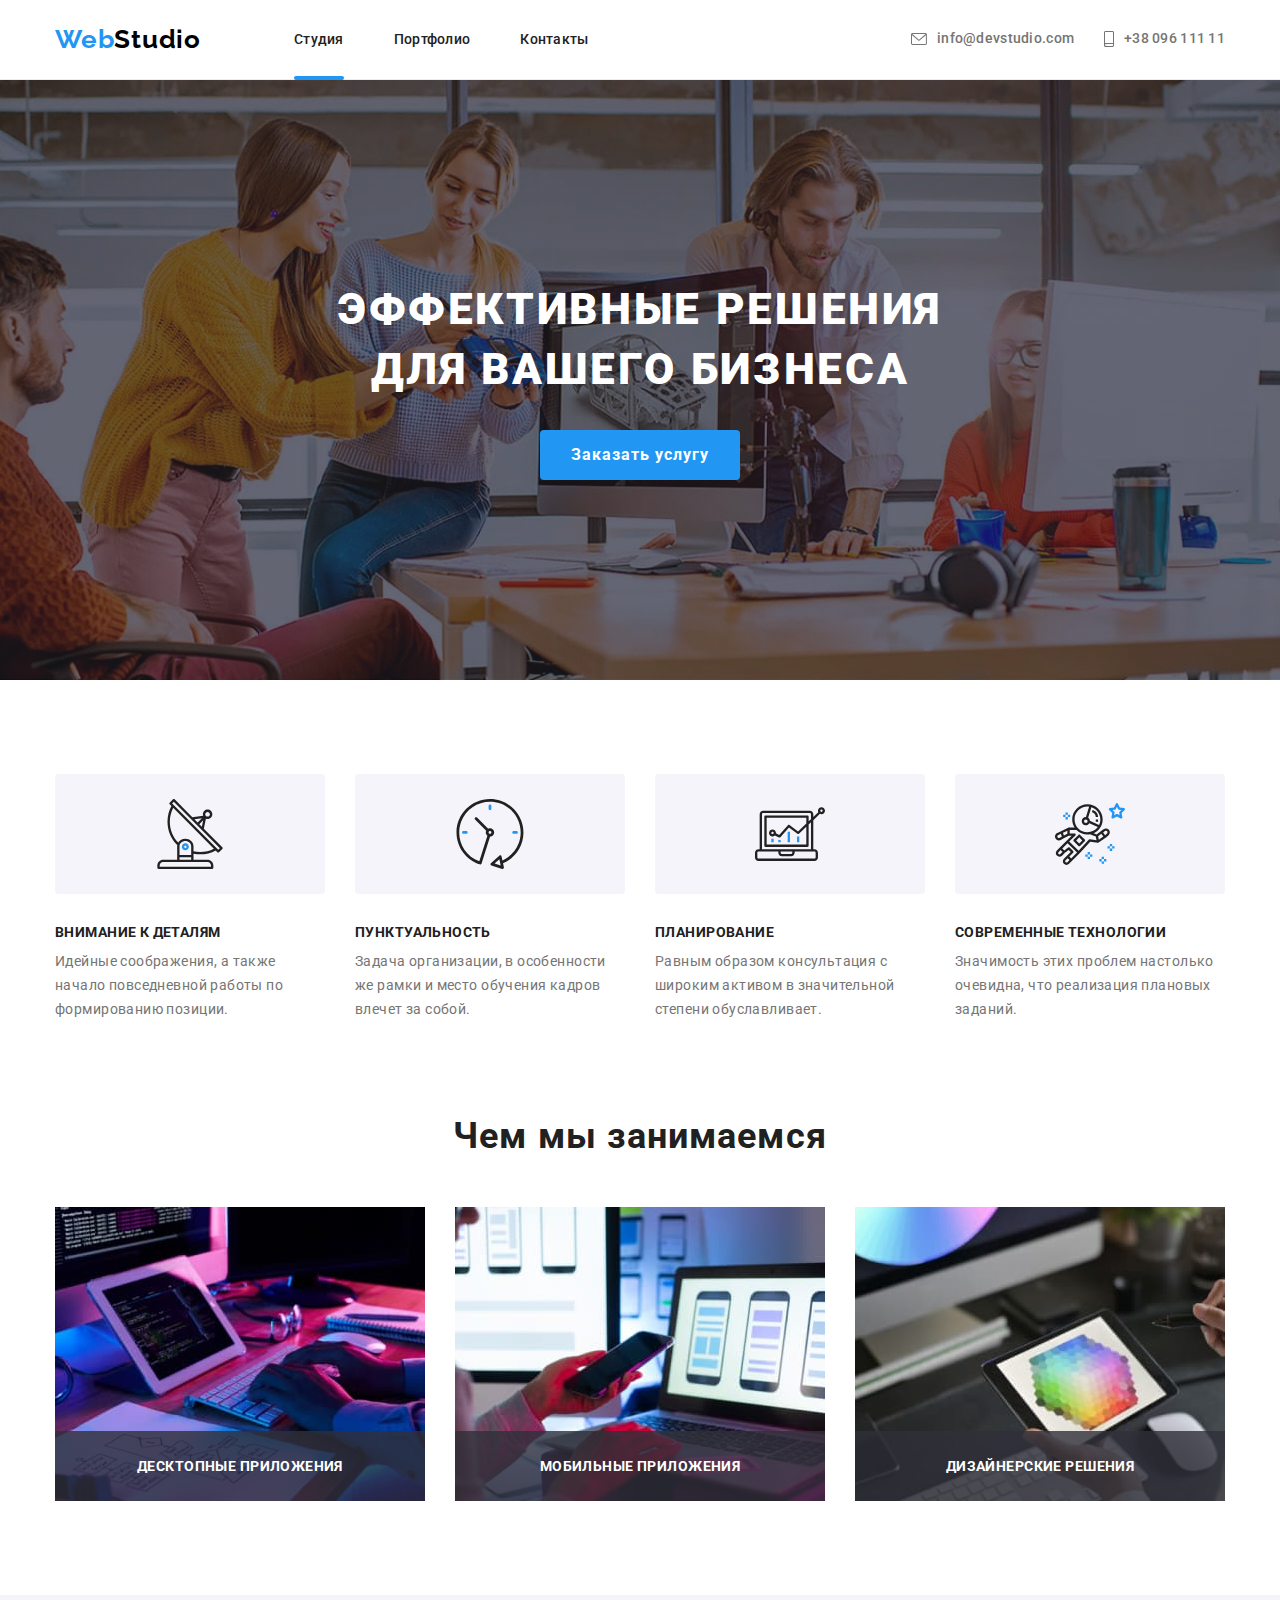
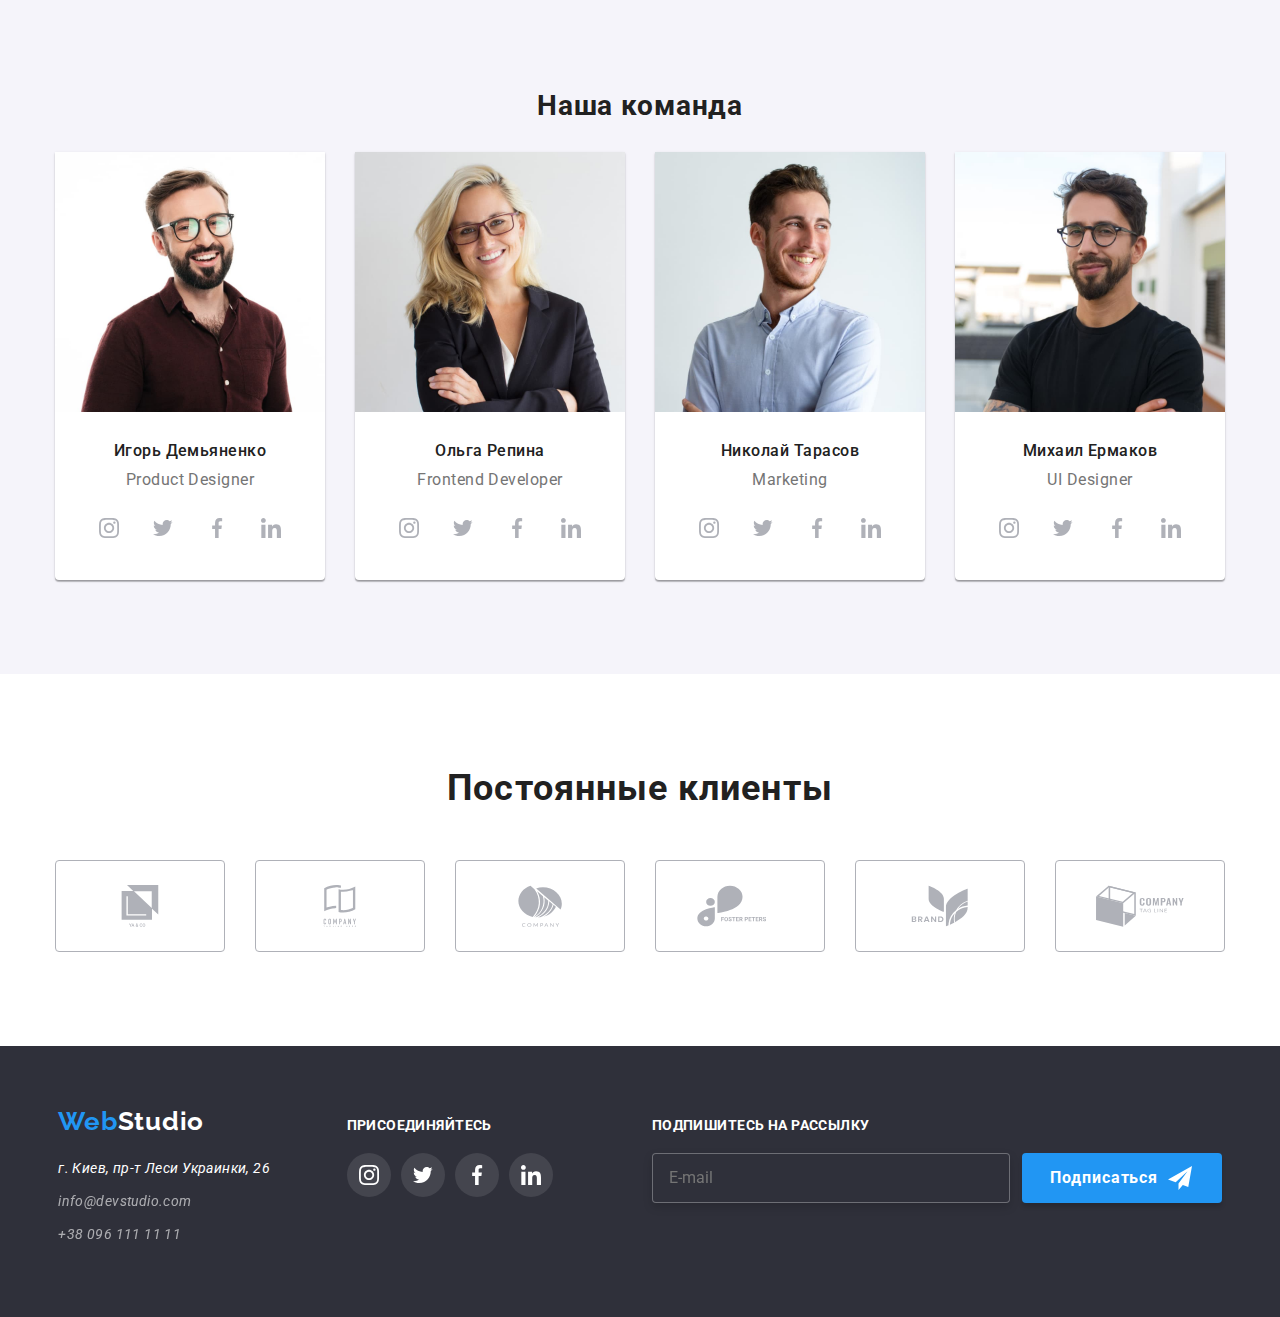
<file: index.html>
<!DOCTYPE html>
<html lang="ru">
<head>
    <meta charset="UTF-8">
    <meta http-equiv="X-UA-Compatible" content="IE=edge">
    <meta name="viewport" content="width= device-width, initial-scale=1.0" />
    <title>WebStudio</title>
    <link rel="preconnect" href="https://fonts.googleapis.com">
    <link rel="preconnect" href="https://fonts.gstatic.com" crossorigin>
    <link href="https://fonts.googleapis.com/css2?family=Raleway:wght@700&family=Roboto:wght@400;500;700&display=swap"
        rel="stylesheet">
    <link href="./css/modern-normalize.css" rel="stylesheet">
    <link href="./css/main.min.css" rel="stylesheet">
    <!-- <link href="./css/styles.css" rel="stylesheet"> -->
</head>
<body>
    <header class="header">
        <div class="container header-list">
            <nav class="header-nav">
                <a class="link header-nav__logo logo" href="./index.html" lang="en"><span class="pre-logo">Web</span>Studio
                </a>
                <ul class="header-nav__list">
                    <li class="list header-nav__item"><a class="link header-nav__link nav-list--current" href="./index.html">Студия</a></li>
                    <li class="list header-nav__item"><a class="link header-nav__link" href="./portfolio.html">Портфолио</a></li>
                    <li class="list header-nav__item"><a class="link header-nav__link" href="#">Контакты</a></li>
                </ul>
            </nav>
            <ul class="header-contacts__list">
                <li class="list header-contacts__item">
                    <a class="link header-contacts__email" href="mailto:info@devstudio.com">
                        <svg class="header-contacts__envelope-icon" width="16px" height="12px">
                            <use href="./images/icons.svg#envelope"></use>
                        </svg>
                        <span>info@devstudio.com</span> 
                    </a>
                </li>
                <li class="list header-contacts__item">   
                    <a class="link header-contacts__telephone" href="tel:+380961111111">
                        <svg class="header-contacts__phone-icon" width="10px" height="16px">
                            <use href="./images/icons.svg#phone"></use>
                        </svg>
                        <span>+38 096 111 11</span>
                    </a>
                </li>
            </ul>
            <button type="button" class="header-menu-btn">
                <svg class="header-menu-btn-icon">
                    <use href="./images/icons.svg#header-menu"></use>
                </svg>
            </button>
        </div>

        <div class="mob-menu is-hidden">
            <div class="container">
                <div class="mob-menu__top">
                    <button type="button" class="mob-menu__close">
                        <svg class="mob-menu__close-icon">
                            <use href="./images/icons.svg#close"></use>
                        </svg>
                    </button>

                    <ul class="mob-menu__list">
                        <li class="list mob-menu__item"><a class="link mob-menu__link mob-menu__link--current" href="./index.html">Студия</a></li>
                        <li class="list mob-menu__item"><a class="link mob-menu__link" href="./portfolio.html">Портфолио</a></li>
                        <li class="list mob-menu__item"><a class="link mob-menu__link" href="#">Контакты</a></li>
                    </ul>

 
                </div>
                <div class="mob-menu__bottom">
                    <ul class="mob-menu-contacts__list">
                        <li class="list mob-menu-contacts__item">
                            <a class="link mob-menu-contacts__link" href="tel:+380961111111">
                                <span>+38 096 111 11</span>
                            </a>
                        </li>
                        <li class="list mob-menu-contacts__item">
                            <a class="link mob-menu-contacts__link" href="mailto:info@devstudio.com">
                                <span>info@devstudio.com</span>
                            </a>
                        </li>
                    
                    </ul>
                    <ul class="mob-menu-social-list">
                        <li class="list mob-menu-social-list__item">
                            <a href="https://www.instagram.com/" class="link mob-menu-social-list__link">Instagram
                            </a>
                        </li>
                        <li class="list mob-menu-social-list__item">
                            <a href="https://twitter.com/" class="link mob-menu-social-list__link">Twitter
                            </a>
                        </li>
                        <li class="list mob-menu-social-list__item">
                            <a href="https://www.facebook.com/" class="link mob-menu-social-list__link">Facebook
                            </a>
                        </li>
                        <li class="list mob-menu-social-list__item">
                            <a href="https://ru.linkedin.com/" class="link mob-menu-social-list__link">Linkedin
                            </a>
                        </li>
                    </ul>
                </div>
            </div>
        </div>
    </header>
    <main>
        <section class="section hero">
            <div class="container">
                <h1 class="hero__title">Эффективные решения <br> для вашего бизнеса</h1>
                <button data-modal-open class="hero__button" type="button" >Заказать услугу</button>
            </div>
        </section>

        <div class="backdrop  is-hidden" data-modal >
            <div class="modal" >
                <button type="button" class="modal__close" data-modal-close >
                    <svg class="modal__close-icon">
                        <use href="./images/icons.svg#close"></use>
                    </svg>
                </button>
                <p class="modal__title">Оставьте свои данные, мы вам перезвоним</p>
                <form action="#" class="modal-form" autocomplete="off">
                    <div class="modal-form__item">
                        <label for="name" class="modal-form__label">Имя</label>
                        <span class="modal-form__input-box">
                            <input type="text" name="user-name" class="modal-form__input" id="name">
                            <svg class="modal-form__input-icon">
                                <use href="./images/icons.svg#modal-person"></use>
                            </svg>
                        </span>
                    </div>

                    <div class="modal-form__item">
                        <label for="tel" class="modal-form__label">Телефон</label>
                        <span class="modal-form__input-box">
                            <input type="tel" name="user-tel" class="modal-form__input" id="tel">
                            <svg class="modal-form__input-icon">
                                <use href="./images/icons.svg#modal-tel"></use>
                            </svg>
                        </span>
                    </div>

                    <div class="modal-form__item">
                        <label for="mail" class="modal-form__label">Почта</label>
                        <span class="modal-form__input-box">
                            <input type="email" name="user-email" class="modal-form__input" id="mail">
                            <svg class="modal-form__input-icon">
                                <use href="./images/icons.svg#modal-mail"></use>
                            </svg>
                        </span>
                    </div>
                    <div class="modal-form__comment-item">
                        <label for="comment" class="modal-form__label">Комментарий</label>
                        <textarea class="modal-form__comment" name="user-comment" id="comment" placeholder="Введите текст"></textarea>
                    </div>

                    <input type="checkbox" class="modal-form__checkbox-input visually-hidden" value="agreed" name="agreed" id="agreed"> 
                    <label for="agreed" class="modal-form__checkbox-label">
                        Соглашаюсь с рассылкой и принимаю&nbsp;
                        <a href="#" class="modal-form__checkbox-label-link"> Условия договора</a></label>

                    <button type="submit" class="modal-form__submit">Отправить</button>
                </form>
            </div>
        </div>

        <section class="section features">
            <div class="container">
                <ul class="features-list">
                    <li class="list features-list__item">
                        <div class="features-list__icon">
                            <svg width="70px" height="70px">
                                <use href="./images/icons.svg#antenna"></use>
                            </svg>
                        </div>
                        <h3 class="features-list__title">Внимание к деталям</h3>
                        <p class="features-list__description">Идейные соображения, а также начало повседневной работы по формированию позиции.
                        </p>
                        
                    </li>
                    <li class="list features-list__item">
                        <div class="features-list__icon">
                            <svg width="70px" height="70px">
                                <use href="./images/icons.svg#clock"></use>
                            </svg>
                        </div>
                        <h3 class="features-list__title">Пунктуальность</h3>
                        <p class="features-list__description">Задача организации, в особенности же рамки и место обучения кадров влечет за
                            собой.</p>
                    </li>
                    <li class="list features-list__item">
                        <div class="features-list__icon">
                            <svg width="70px" height="70px">
                                <use href="./images/icons.svg#diagram"></use>
                            </svg>
                        </div>
                        <h3 class="features-list__title">Планирование</h3>
                        <p class="features-list__description">Равным образом консультация с широким активом в значительной степени
                            обуславливает.</p>
                    </li>
                    <li class="list features-list__item">
                        <div class="features-list__icon">
                            <svg  width="70px" height="70px">
                                <use href="./images/icons.svg#astronaut"></use>
                            </svg>
                        </div>
                        <h3 class="features-list__title">Современные технологии</h3>
                        <p class="features-list__description">Значимость этих проблем настолько очевидна, что реализация плановых заданий.</p>
                    </li>
                </ul>
            </div>
        </section>

        <section class="section activity">
            <div class="container">
                <h2 class="activity__title">Чем мы занимаемся</h2>
                <ul class="activities-list">
                    <li class="list activities-list__item">
                        <div class="activities-list__box">
                            <img src="./images/box1.jpg" alt="coding" width="370">
                            <div class="activities-list__description">Десктопные приложения</div>
                        </div>
                    </li>
                    <li class="list activities-list__item">
                        <div class="activities-list__box">
                            <img src="./images/box2.jpg" alt="testing" width="370">
                            <div class="activities-list__description">Мобильные приложения</div>
                        </div>
                    </li>
                    <li class="list activities-list__item">
                        <div class="activities-list__box">
                            <img src="./images/box3.jpg" alt="design" width="370">
                            <div class="activities-list__description">Дизайнерские решения</div>
                        </div>
                    </li>
                </ul>
            </div>
        </section>

        <section class="section team">
            <div class="container">
                <h2 class="team__title">Наша команда</h2>
                <ul class="team-list">
                    <li class="list team-list__item">
                        <picture class="team-list__img">
                            <source srcset="./images/team/desk/photo1-desk.jpg 1x, ./images/team/desk/photo1-desk-2x.jpg 2x"
                            media="(min-width: 1200px)">
                            <source srcset="./images/team/tab/photo1-tab.jpg 1x, ./images/team/tab/photo1-tab-2x.jpg 2x"
                                media="(min-width: 768px)">
                            <source srcset="./images/team/mob/photo1-mob.jpg 1x, ./images/team/mob/photo1-mob-2x.jpg 2x"
                                media="(min-width: 320px)">
                            <img 
                                srcset="./images/team/desk/photo1-desk.jpg 1x, 
                                ./images/team/desk/photo1-desk.jpg 2x"
                                src="./images/team/desk/photo1-desk.jpg" alt="Игорь Демьяненко" >
                        </picture>
                        <h4 class="team-list__name">Игорь Демьяненко</h4>
                        <p class="team-list__job">Product Designer</p>

                        <ul class="team-list__social-list social-list">
                            <li class="list social-list__item">
                                <a href="https://www.instagram.com/" class="social-list__link" >
                                    <svg class="social-list__icon" width="20px" height="20px">
                                        <use href="./images/icons.svg#instagram"></use>
                                    </svg>
                                </a>
                            </li>
                            <li class="list social-list__item">
                                <a href="https://twitter.com/"  class="social-list__link">
                                    <svg class="social-list__icon" width="20px" height="20px">
                                        <use href="./images/icons.svg#twitter"></use>
                                    </svg>
                                </a>
                            </li>
                            <li class="list social-list__item">
                                <a href="https://www.facebook.com/" class="social-list__link" >
                                    <svg class="social-list__icon" width="20px" height="20px">
                                        <use href="./images/icons.svg#facebook"></use>
                                    </svg>
                                </a>
                            </li>
                            <li class="list social-list__item">
                                <a href="https://ru.linkedin.com/" class="social-list__link">
                                    <svg class="social-list__icon" width="20px" height="20px">
                                        <use href="./images/icons.svg#linkedin"></use>
                                    </svg>
                                </a>
                            </li>
                        </ul>
                    </li>
                    <li class="list team-list__item">
                        <picture class="team-list__img"  >
                            <source srcset="./images/team/desk/photo2-desk.jpg 1x, ./images/team/desk/photo2-desk-2x.jpg 2x"
                                media="(min-width: 1200px)">
                            <source srcset="./images/team/tab/photo2-tab.jpg 1x, ./images/team/tab/photo2-tab-2x.jpg 2x"
                                media="(min-width: 768px)">
                            <source srcset="./images/team/mob/photo2-mob.jpg 1x, ./images/team/mob/photo2-mob-2x.jpg 2x"
                                media="(min-width:  320px)">
                            <img 
                                srcset="./images/team/desk/photo2-desk.jpg 1x, 
                                ./images/team/desk/photo2-desk.jpg 2x"
                                src="./images/team/desk/photo2-desk.jpg" alt="Ольга Репина">
                        </picture>
                        <!-- <img class="team-list__img" src="./images/photo2.jpg" alt="Ольга Репина"  > -->
                        <h4 class="team-list__name">Ольга Репина</h4>
                        <p class="team-list__job">Frontend Developer</p>
                        <ul class="social-list">
                            <li class="list social-list__item">
                                <a href="https://www.instagram.com/" class="social-list__link">
                                    <svg class="social-list__icon" width="20px" height="20px">
                                        <use href="./images/icons.svg#instagram"></use>
                                    </svg>
                                </a>
                            </li>
                            <li class="list social-list__item">
                                <a href="https://twitter.com/" class="social-list__link">
                                    <svg class="social-list__icon" width="20px" height="20px">
                                        <use href="./images/icons.svg#twitter"></use>
                                    </svg>
                                </a>
                            </li>
                            <li class="list social-list__item">
                                <a href="https://www.facebook.com/" class="social-list__link">
                                    <svg class="social-list__icon" width="20px" height="20px">
                                        <use href="./images/icons.svg#facebook"></use>
                                    </svg>
                                </a>
                            </li>
                            <li class="list social-list__item">
                                <a href="https://ru.linkedin.com/" class="social-list__link">
                                    <svg class="social-list__icon" width="20px" height="20px">
                                        <use href="./images/icons.svg#linkedin"></use>
                                    </svg>
                                </a>
                            </li>
                        </ul>
                    </li>
                    <li class="list team-list__item">
                        <picture class="team-list__img"  >
                            <source srcset="./images/team/desk/photo3-desk.jpg 1x, ./images/team/desk/photo3-desk-2x.jpg 2x"
                                media="(min-width: 1200px)">
                            <source srcset="./images/team/tab/photo3-tab.jpg 1x, ./images/team/tab/photo3-tab-2x.jpg 2x"
                                media="(min-width: 768px)">
                            <source srcset="./images/team/mob/photo3-mob.jpg 1x, ./images/team/mob/photo3-mob-2x.jpg 2x"
                                media="(min-width:  320px)">
                            <img
                                srcset="./images/team/desk/photo3-desk.jpg 1x, 
                                    ./images/team/desk/photo3-desk.jpg 2x"
                                src="./images/team/desk/photo3-desk.jpg" alt="Николай Тарасов">
                        </picture>
                        <h4 class="team-list__name">Николай Тарасов</h4>
                        <p class="team-list__job">Marketing</p>
                        <ul class="social-list">
                            <li class="list social-list__item">
                                <a href="https://www.instagram.com/" class="social-list__link">
                                    <svg class="social-list__icon" width="20px" height="20px">
                                        <use href="./images/icons.svg#instagram"></use>
                                    </svg>
                                </a>
                            </li>
                            <li class="list social-list__item">
                                <a href="https://twitter.com/" class="social-list__link">
                                    <svg class="social-list__icon" width="20px" height="20px">
                                        <use href="./images/icons.svg#twitter"></use>
                                    </svg>
                                </a>
                            </li>
                            <li class="list social-list__item">
                                <a href="https://www.facebook.com/" class="social-list__link">
                                    <svg class="social-list__icon" width="20px" height="20px">
                                        <use href="./images/icons.svg#facebook"></use>
                                    </svg>
                                </a>
                            </li>
                            <li class="list social-list__item">
                                <a href="https://ru.linkedin.com/" class="social-list__link">
                                    <svg class="social-list__icon" width="20px" height="20px">
                                        <use href="./images/icons.svg#linkedin"></use>
                                    </svg>
                                </a>
                            </li>
                        </ul>
                    </li>
                    <li class="list team-list__item">
                        <picture class="team-list__img"  >
                            <source srcset="./images/team/desk/photo4-desk.jpg 1x, ./images/team/desk/photo4-desk-2x.jpg 2x"
                                media="(min-width: 1200px)">
                            <source srcset="./images/team/tab/photo4-tab.jpg 1x, ./images/team/tab/photo4-tab-2x.jpg 2x"
                                media="(min-width: 768px)">
                            <source srcset="./images/team/mob/photo4-mob.jpg 1x, ./images/team/mob/photo4-mob-2x.jpg 2x"
                                media="(min-width:  320px)">
                            <img                                 
                                srcset="./images/team/desk/photo4-desk.jpg 1x, 
                                    ./images/team/desk/photo4-desk.jpg 2x"
                                src="./images/team/desk/photo4-desk.jpg" alt="Михаил Ермаков">
                        </picture>
                        <h4 class="team-list__name">Михаил Ермаков</h4>
                        <p class="team-list__job">UI Designer</p>
                        <ul class="social-list">
                            <li class="list social-list__item">
                                <a href="https://www.instagram.com/" class="social-list__link">
                                    <svg class="social-list__icon" width="20px" height="20px">
                                        <use href="./images/icons.svg#instagram"></use>
                                    </svg>
                                </a>
                            </li>
                            <li class="list social-list__item">
                                <a href="https://twitter.com/" class="social-list__link">
                                    <svg class="social-list__icon" width="20px" height="20px">
                                        <use href="./images/icons.svg#twitter"></use>
                                    </svg>
                                </a>
                            </li>
                            <li class="list social-list__item">
                                <a href="https://www.facebook.com/" class="social-list__link">
                                    <svg class="social-list__icon" width="20px" height="20px">
                                        <use href="./images/icons.svg#facebook"></use>
                                    </svg>
                                </a>
                            </li>
                            <li class="list social-list__item">
                                <a href="https://ru.linkedin.com/" class="social-list__link">
                                    <svg class="social-list__icon" width="20px" height="20px">
                                        <use href="./images/icons.svg#linkedin"></use>
                                    </svg>
                                </a>
                            </li>
                        </ul>
                    </li>
                </ul>
            </div>
        </section>
        <section class="section clients">
            <div class="container">
                <h2 class="clients__title">Постоянные клиенты</h2>
                <ul class="clients-list">
                    <li class="list clients-list__item">
                        <a href="/" class="clients-list__link">
                            <svg class="clients-list__icon first-icon" width="106px" height="60px">
                                <use href="./images/icons.svg#client1"></use>
                            </svg>
                        </a>
                    </li>
                    <li class="list clients-list__item">
                        <a href="/" class="clients-list__link">
                            <svg class="clients-list__icon second-icon" width="106px" height="60px">
                                <use href="./images/icons.svg#client2"></use>
                            </svg>
                        </a>
                    </li>
                    <li class="list clients-list__item">
                        <a href="/" class="clients-list__link">
                            <svg class="clients-list__icon third-icon" width="106px" height="60px">
                                <use href="./images/icons.svg#client3"></use>
                            </svg>
                        </a>
                    </li>
                    <li class="list clients-list__item">
                        <a href="/" class="clients-list__link">
                            <svg class="clients-list__icon fourth-icon" width="106px" height="60px">
                                <use href="./images/icons.svg#client4"></use>
                            </svg>
                        </a>
                    </li>
                    <li class="list clients-list__item">
                        <a href="/" class="clients-list__link">
                            <svg class="clients-list__icon fifth-icon" width="106px" height="60px">
                                <use href="./images/icons.svg#client5"></use>
                            </svg>
                        </a>
                    </li>
                    <li class="list clients-list__item">
                        <a href="/" class="clients-list__link">
                            <svg class="clients-list__icon sixth-icon" width="106px" height="60px">
                                <use href="./images/icons.svg#client6"></use>
                            </svg>
                        </a>
                    </li>
                </ul>
            </div>
        </section>
    </main>
    <footer class="footer">
        <div class="container footer-section">
            
            <div class="footer-address">
                <a class="link footer-address__logo logo" href="./index.html"><span class="pre-logo">Web</span>Studio</a>
                <address>
                    <ul class="address-list">
                        <li class="list address-list__item"><a class="link address-list__link" href="https://goo.gl/maps/SmUCpxjFv33ALWMQA">г.
                                Киев, пр-т Леси
                                Украинки, 26</a></li>
                        <li class="list address-list__item"><a class="link address-list__link address-list__opacity" href="mailto:info@devstudio.com">info@devstudio.com</a>
                        </li>
                        <li class="list address-list__item"><a class="link address-list__link address-list__opacity" href="tel:+380961111111">+38 096 111 11 11</a></li>
                    </ul>
                </address>
            </div>
            
            <div class="footer-social">
                <h2 class="footer-social__title">присоединяйтесь</h2>
                <ul class="footer-social__social-list social-list">
                    <li class="list social-list__item">
                        <a href="https://www.instagram.com/" class="social-list__link social-list--color ">
                            <svg class="social-list__icon" width="20px" height="20px">
                                <use href="./images/icons.svg#instagram"></use>
                            </svg>
                        </a>
                    </li>
                    <li class="list social-list__item">
                        <a href="https://twitter.com/" class="social-list__link social-list--color">
                            <svg class="social-list__icon" width="20px" height="20px">
                                <use href="./images/icons.svg#twitter"></use>
                            </svg>
                        </a>
                    </li>
                    <li class="list social-list__item">
                        <a href="https://www.facebook.com/" class="social-list__link social-list--color">
                            <svg class="social-list__icon" width="20px" height="20px">
                                <use href="./images/icons.svg#facebook"></use>
                            </svg>
                        </a>
                    </li>
                    <li class="list social-list__item">
                        <a href="https://ru.linkedin.com/" class="social-list__link social-list--color">
                            <svg class="social-list__icon" width="20px" height="20px">
                                <use href="./images/icons.svg#linkedin"></use>
                            </svg>
                        </a>
                    </li>
                </ul>
            </div>
            
            <div class="footer-modal">
                <h2 class="footer-modal__title">Подпишитесь на рассылку</h2>
                <form action="#" class="footer-form">
                    <label for="email"></label>
                    <input type="email" class="footer-form__input" placeholder="E-mail" id="email" name="email">
                    <button type="submit" class="footer-form__button">
                        Подписаться
                        <svg class="footer-form__icon">
                            <use href="./images/icons.svg#subcribe"></use>
                        </svg>
                    </button>
                </form>
            </div>
        </div>
    </footer>

    <script src="./js/modal.js"></script>
    <script src="./js/menu.js"></script>
</body>
</html>
</file>
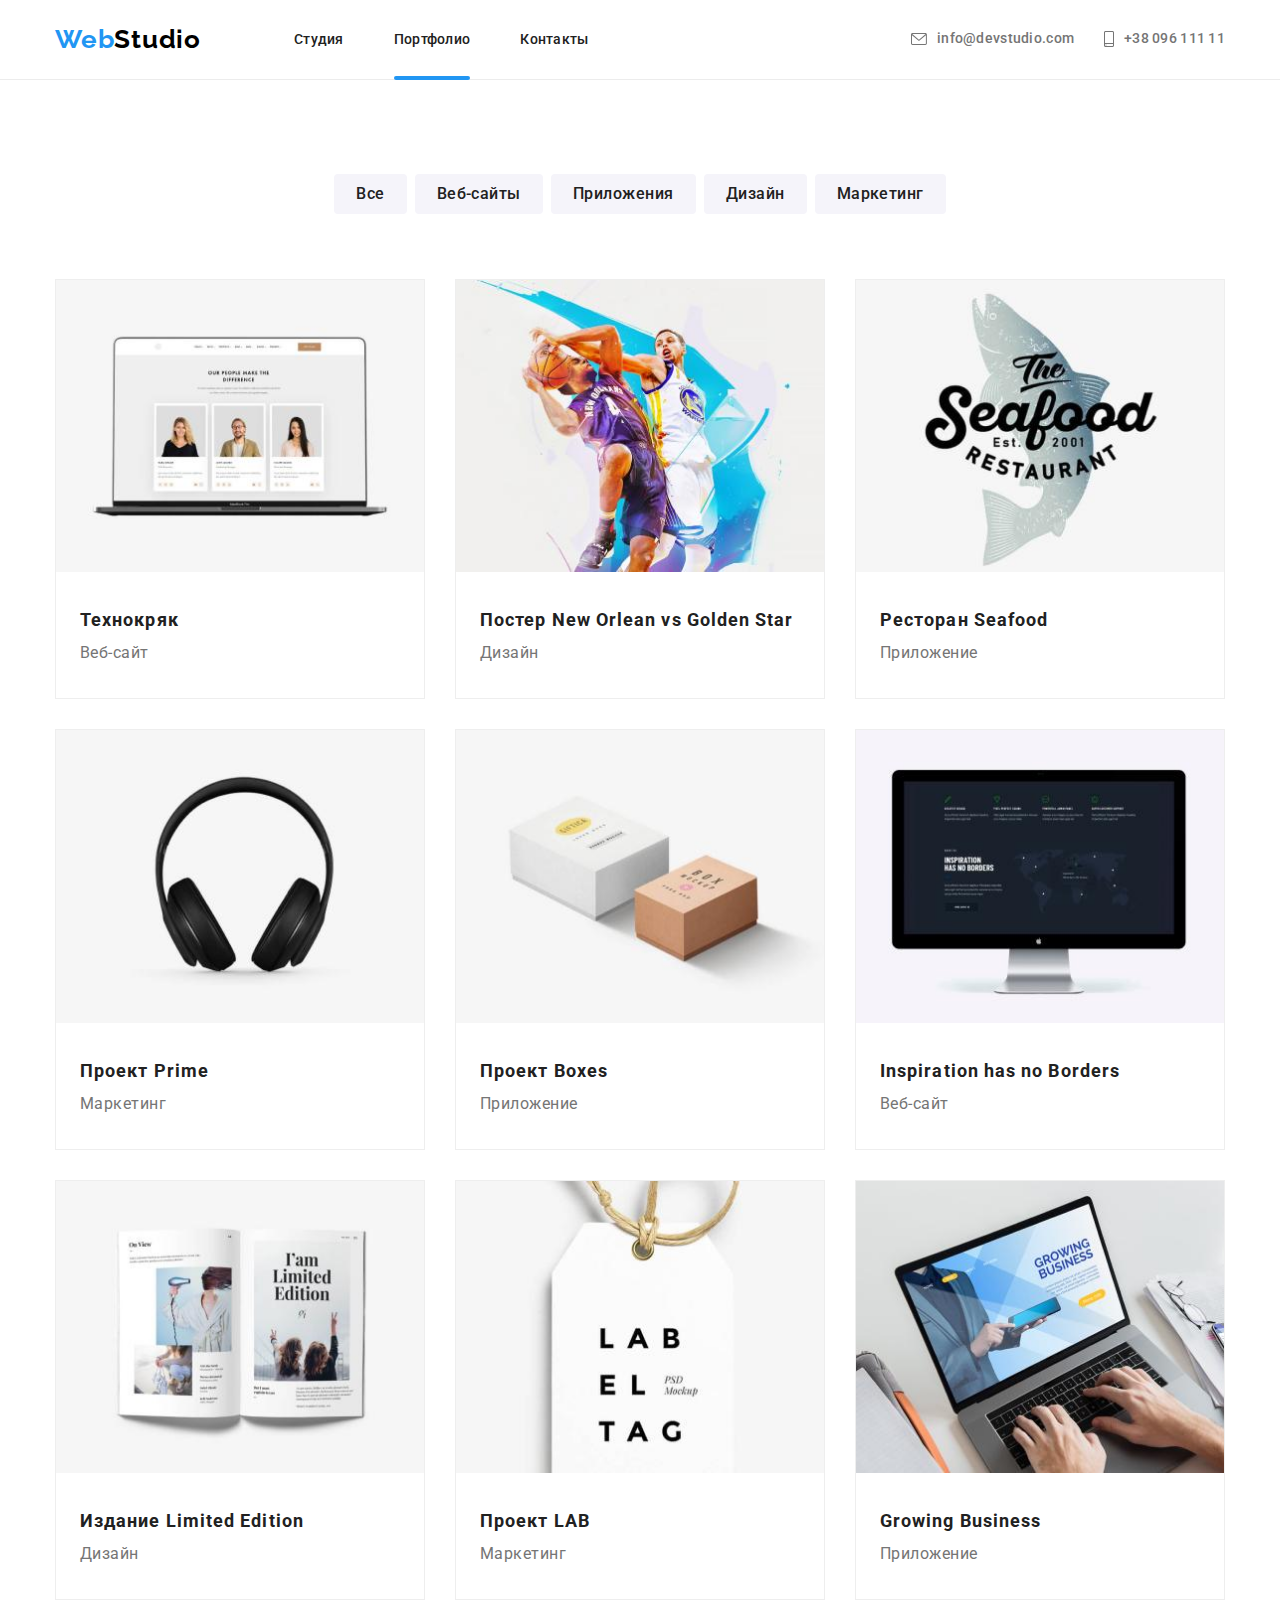
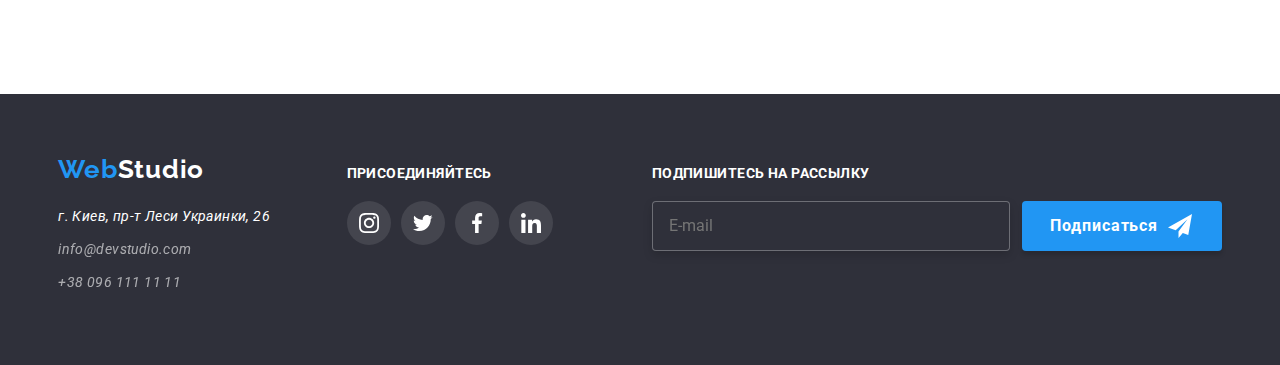
<file: portfolio.html>
<!DOCTYPE html>
<html lang="ru">
<head>
    <meta charset="UTF-8">
    <meta http-equiv="X-UA-Compatible" content="IE=edge">
    <meta name="viewport" content="width=device-width, initial-scale=1.0">
    <title>Portfolio</title>
    <link rel="preconnect" href="https://fonts.googleapis.com">
    <link rel="preconnect" href="https://fonts.gstatic.com" crossorigin>
    <link href="https://fonts.googleapis.com/css2?family=Raleway:wght@700&family=Roboto:wght@400;500;700&display=swap"
        rel="stylesheet">   
    <link href="./css/modern-normalize.css" rel="stylesheet">
    <link href="./css/main.min.css" rel="stylesheet">
</head>
<body>
    <header class="header">
        <div class="container header-list">
            <nav class="header-nav">
                <a class="link header-nav__logo logo" href="./index.html" lang="en"><span class="pre-logo">Web</span>Studio
                </a>
                <ul class="header-nav__list">
                    <li class="list header-nav__item"><a class="link header-nav__link"
                            href="./index.html">Студия</a></li>
                    <li class="list header-nav__item"><a class="link header-nav__link nav-list--current" href="./portfolio.html">Портфолио</a>
                    </li>
                    <li class="list header-nav__item"><a class="link header-nav__link" href="#">Контакты</a></li>
                </ul>
            </nav>
            <ul class="header-contacts__list">
                <li class="list header-contacts__item">
                    <a class="link header-contacts__email" href="mailto:info@devstudio.com">
                        <svg class="header-contacts__envelope-icon" width="16px" height="12px">
                            <use href="./images/icons.svg#envelope"></use>
                        </svg>
                        <span>info@devstudio.com</span>
                    </a>
                </li>
                <li class="list header-contacts__item">
                    <a class="link header-contacts__telephone" href="tel:+380961111111">
                        <svg class="header-contacts__phone-icon" width="10px" height="16px">
                            <use href="./images/icons.svg#phone"></use>
                        </svg>
                        <span>+38 096 111 11</span>
                    </a>
                </li>
            </ul>
            <button type="button" class="header-menu-btn">
                <svg class="header-menu-btn-icon">
                    <use href="./images/icons.svg#header-menu"></use>
                </svg>
            </button>
        </div>
    
        <div class="mob-menu is-hidden">
            <div class="container">
                <div class="mob-menu__top">
                    <button type="button" class="mob-menu__close">
                        <svg class="mob-menu__close-icon">
                            <use href="./images/icons.svg#close"></use>
                        </svg>
                    </button>
    
                    <ul class="mob-menu__list">
                        <li class="list mob-menu__item"><a class="link mob-menu__link" href="./index.html">Студия</a></li>
                        <li class="list mob-menu__item"><a class="link mob-menu__link mob-menu__link--current" href="./portfolio.html">Портфолио</a>
                        </li>
                        <li class="list mob-menu__item"><a class="link mob-menu__link" href="#">Контакты</a></li>
                    </ul>
    
    
                </div>
                <div class="mob-menu__bottom">
                    <ul class="mob-menu-contacts__list">
                        <li class="list mob-menu-contacts__item">
                            <a class="link mob-menu-contacts__link" href="tel:+380961111111">
                                <span>+38 096 111 11</span>
                            </a>
                        </li>
                        <li class="list mob-menu-contacts__item">
                            <a class="link mob-menu-contacts__link" href="mailto:info@devstudio.com">
                                <span>info@devstudio.com</span>
                            </a>
                        </li>
    
                    </ul>
                    <ul class="mob-menu-social-list">
                        <li class="list mob-menu-social-list__item">
                            <a href="https://www.instagram.com/" class="link mob-menu-social-list__link">Instagram
                            </a>
                        </li>
                        <li class="list mob-menu-social-list__item">
                            <a href="https://twitter.com/" class="link mob-menu-social-list__link">Twitter
                            </a>
                        </li>
                        <li class="list mob-menu-social-list__item">
                            <a href="https://www.facebook.com/" class="link mob-menu-social-list__link">Facebook
                            </a>
                        </li>
                        <li class="list mob-menu-social-list__item">
                            <a href="https://ru.linkedin.com/" class="link mob-menu-social-list__link">Linkedin
                            </a>
                        </li>
                    </ul>
                </div>
            </div>
        </div>
    </header>
    <main>
        <section class="portfolio">
            <div class="container">
                <!-- buttons -->
                <ul class="filter-list">
                    <li class="list filter-list__item"><button class="filter-list__button" type="button">Все</button></li>
                    <li class="list filter-list__item"><button class="filter-list__button" type="button">Веб-сайты</button></li>
                    <li class="list filter-list__item"><button class="filter-list__button" type="button">Приложения</button></li>
                    <li class="list filter-list__item"><button class="filter-list__button" type="button">Дизайн</button></li>
                    <li class="list filter-list__item"><button class="filter-list__button" type="button">Маркетинг</button></li>
                </ul>
                <!-- projects -->
                
                <ul class="projects">
                    <li class="list projects__item">
                        <a   class="link projects__link">
                            <div class="projects__thumb">
                                <picture >
                                    <source srcset="./images/projects/desk/item1-desk.jpg 1x, ./images/projects/desk/item1-desk-2x.jpg 2x"
                                        media="(min-width: 1200px)">
                                    <source srcset="./images/projects/tab/item1-tab.jpg  1x, ./images/projects/tab/item1-tab-2x.jpg 2x"
                                        media="(min-width: 768px)">
                                    <source srcset="./images/projects/mob/item1-mob.jpg  1x, ./images/projects/mob/item1-mob-2x.jpg 2x"
                                        media="(min-width: 320px)">
                                    <img src="./images/projects/desk/item1-desk.jpg" alt=""   >
                                </picture>
                                
                                <p class="projects__thumb-text">Технокряк это современная площадка распространения коронавируса. Компании используют эту платформу для цифрового
                                шпионажа и атак на защищённые сервера конкурентов.</p>
                            </div>
                            
                            <div class="projects__text">
                                <h2 class="project__title">Технокряк</h2>
                                <p class="project__description">Веб-сайт</p>
                            </div>
                        </a>
                    </li>
                    <li class="list projects__item">
                        <a   class="link projects__link">
                            <div class="projects__thumb">
                                <picture>
                                    <source srcset="./images/projects/desk/item2-desk.jpg 1x, ./images/projects/desk/item2-desk-2x.jpg 2x"
                                        media="(min-width: 1200px)">
                                    <source srcset="./images/projects/tab/item2-tab.jpg  1x, ./images/projects/tab/item2-tab-2x.jpg 2x"
                                        media="(min-width: 768px)">
                                    <source srcset="./images/projects/mob/item2-mob.jpg  1x, ./images/projects/mob/item2-mob-2x.jpg 2x"
                                        media="(min-width: 320px)">
                                    <img src="./images/projects/desk/item2-desk.jpg" alt=""   >
                                </picture>
                                
                                <p class="projects__thumb-text">Технокряк это современная площадка распространения коронавируса. Компании используют эту
                                    платформу для цифрового
                                    шпионажа и атак на защищённые сервера конкурентов.</p>
                            </div>
                            <div class="projects__text">
                                <h2 class="project__title">Постер New Orlean vs Golden Star</h2>
                                <p class="project__description">Дизайн</p>
                            </div>
                        </a>
                    </li>
                    <li class="list projects__item">
                        <a   class="link projects__link">
                            <div class="projects__thumb">
                                <picture>
                                    <source srcset="./images/projects/desk/item3-desk.jpg 1x, ./images/projects/desk/item3-desk-2x.jpg 2x"
                                        media="(min-width: 1200px)">
                                    <source srcset="./images/projects/tab/item3-tab.jpg  1x, ./images/projects/tab/item3-tab-2x.jpg 2x"
                                        media="(min-width: 768px)">
                                    <source srcset="./images/projects/mob/item3-mob.jpg  1x, ./images/projects/mob/item3-mob-2x.jpg 2x"
                                        media="(min-width: 320px)">
                                    <img src="./images/projects/desk/item3-desk.jpg" alt=""   >
                                </picture>
                                <p class="projects__thumb-text">Технокряк это современная площадка распространения коронавируса. Компании используют эту
                                    платформу для цифрового
                                    шпионажа и атак на защищённые сервера конкурентов.</p>
                            </div>
                            <div class="projects__text">
                                <h2 class="project__title">Ресторан Seafood</h2>
                                <p class="project__description">Приложение</p>
                            </div>
                        </a>
                    </li>
                    <li class="list projects__item">
                        <a   class="link projects__link">
                            <div class="projects__thumb">
                                <picture>
                                    <source srcset="./images/projects/desk/item4-desk.jpg 1x, ./images/projects/desk/item4-desk-2x.jpg 2x"
                                        media="(min-width: 1200px)">
                                    <source srcset="./images/projects/tab/item4-tab.jpg  1x, ./images/projects/tab/item4-tab-2x.jpg 2x"
                                        media="(min-width: 768px)">
                                    <source srcset="./images/projects/mob/item4-mob.jpg  1x, ./images/projects/mob/item4-mob-2x.jpg 2x"
                                        media="(min-width: 320px)">
                                    <img src="./images/projects/desk/item4-desk.jpg" alt=""   >
                                </picture>
                                <p class="projects__thumb-text">Технокряк это современная площадка распространения коронавируса. Компании используют эту
                                    платформу для цифрового
                                    шпионажа и атак на защищённые сервера конкурентов.</p>
                            </div>
                            <div class="projects__text">
                                <h2 class="project__title">Проект Prime</h2>
                                <p class="project__description">Маркетинг</p>
                            </div>
                        </a>
                    </li>
                    <li class="list projects__item">
                        <a   class="link projects__link">
                            <div class="projects__thumb">
                                <picture>
                                    <source srcset="./images/projects/desk/item5-desk.jpg 1x, ./images/projects/desk/item5-desk-2x.jpg 2x"
                                        media="(min-width: 1200px)">
                                    <source srcset="./images/projects/tab/item5-tab.jpg  1x, ./images/projects/tab/item5-tab-2x.jpg 2x"
                                        media="(min-width: 768px)">
                                    <source srcset="./images/projects/mob/item5-mob.jpg  1x, ./images/projects/mob/item5-mob-2x.jpg 2x"
                                        media="(min-width:  320px)">
                                    <img src="./images/projects/desk/item5-desk.jpg" alt=""   >
                                </picture>
                                <p class="projects__thumb-text">Технокряк это современная площадка распространения коронавируса. Компании используют эту
                                    платформу для цифрового
                                    шпионажа и атак на защищённые сервера конкурентов.</p>
                            </div>
                            <div class="projects__text">
                                <h2 class="project__title">Проект Boxes</h2>
                                <p class="project__description">Приложение</p>
                            </div>
                        </a>
                    </li>
                    <li class="list projects__item">
                        <a   class="link projects__link">
                            <div class="projects__thumb">
                                <picture>
                                    <source srcset="./images/projects/desk/item6-desk.jpg 1x, ./images/projects/desk/item6-desk-2x.jpg 2x"
                                        media="(min-width: 1200px)">
                                    <source srcset="./images/projects/tab/item6-tab.jpg  1x, ./images/projects/tab/item6-tab-2x.jpg 2x"
                                        media="(min-width: 768px)">
                                    <source srcset="./images/projects/mob/item6-mob.jpg  1x, ./images/projects/mob/item6-mob-2x.jpg 2x"
                                        media="(min-width: 320px)">
                                    <img src="./images/projects/desk/item6-desk.jpg" alt=""   >
                                </picture>
                                <p class="projects__thumb-text">Технокряк это современная площадка распространения коронавируса. Компании используют эту
                                    платформу для цифрового
                                    шпионажа и атак на защищённые сервера конкурентов.</p>
                            </div>
                            <div class="projects__text">
                                <h2 class="project__title">Inspiration has no Borders</h2>
                                <p class="project__description">Веб-сайт</p>
                            </div>
                        </a>
                    </li>
                    <li class="list projects__item">
                        <a   class="link projects__link">
                            <div class="projects__thumb">
                                <picture>
                                    <source srcset="./images/projects/desk/item7-desk.jpg 1x, ./images/projects/desk/item7-desk-2x.jpg 2x"
                                        media="(min-width: 1200px)">
                                    <source srcset="./images/projects/tab/item7-tab.jpg  1x, ./images/projects/tab/item7-tab-2x.jpg 2x"
                                        media="(min-width: 768px)">
                                    <source srcset="./images/projects/mob/item7-mob.jpg  1x, ./images/projects/mob/item7-mob-2x.jpg 2x"
                                        media="(min-width: 320px)">
                                    <img src="./images/projects/desk/item7-desk.jpg" alt=""   >
                                </picture>
                                <p class="projects__thumb-text">Технокряк это современная площадка распространения коронавируса. Компании используют эту
                                    платформу для цифрового
                                    шпионажа и атак на защищённые сервера конкурентов.</p>
                            </div>
                            <div class="projects__text">
                                <h2 class="project__title">Издание Limited Edition</h2>
                                <p class="project__description">Дизайн</p>
                            </div>
                        </a>
                    </li>
                    <li class="list projects__item">
                        <a   class="link projects__link">
                            <div class="projects__thumb">
                                <picture>
                                    <source srcset="./images/projects/desk/item8-desk.jpg 1x, ./images/projects/desk/item8-desk-2x.jpg 2x"
                                        media="(min-width: 1200px)">
                                    <source srcset="./images/projects/tab/item8-tab.jpg  1x, ./images/projects/tab/item8-tab-2x.jpg 2x"
                                        media="(min-width: 768px)">
                                    <source srcset="./images/projects/mob/item8-mob.jpg  1x, ./images/projects/mob/item8-mob-2x.jpg 2x"
                                        media="(min-width: 320px)">
                                    <img src="./images/projects/desk/item8-desk.jpg" alt=""   >
                                </picture>
                                <p class="projects__thumb-text">Технокряк это современная площадка распространения коронавируса. Компании используют эту
                                    платформу для цифрового
                                    шпионажа и атак на защищённые сервера конкурентов.</p>
                            </div>    
                            <div class="projects__text">
                                <h2 class="project__title">Проект LAB</h2>
                                <p class="project__description">Маркетинг</p>
                            </div>
                        </a>
                    </li>
                    <li class="list projects__item">
                        <a   class="link projects__link">
                            <div class="projects__thumb">
                                <picture>
                                    <source srcset="
                                        ./images/projects/desk/item9-desk.jpg    1x, 
                                        ./images/projects/desk/item9-desk-2x.jpg 2x"

                                        media="(min-width: 1200px)"/>
                                    <source srcset="./images/projects/tab/item9-tab.jpg  1x, ./images/projects/tab/item9-tab-2x.jpg 2x"
                                        media="(min-width: 768px)"/>
                                    <source srcset="./images/projects/mob/item9-mob.jpg  1x, ./images/projects/mob/item9-mob-2x.jpg 2x"
                                        media="(min-width: 320px)"/>
                                    <img src="./images/projects/desk/item9-desk.jpg" alt=""   />
                                </picture>
                                <p class="projects__thumb-text">Технокряк это современная площадка распространения коронавируса. Компании используют эту
                                    платформу для цифрового
                                    шпионажа и атак на защищённые сервера конкурентов.</p>
                            </div>
                            <div class="projects__text">
                                <h2 class="project__title">Growing Business</h2>
                                <p class="project__description">Приложение</p>
                            </div>
                        </a>
                    </li>
                </ul>
            </div>
        </section>
    </main>
    <footer class="footer">
        <div class="container footer-section">
            
            <div class="footer-address">
                <a class="link footer-address__logo logo" href="./index.html"><span
                        class="pre-logo">Web</span>Studio</a>
                <address>
                    <ul class="address-list">
                        <li class="list address-list__item"><a class="link address-list__link"
                                href="https://goo.gl/maps/SmUCpxjFv33ALWMQA">г.
                                Киев, пр-т Леси
                                Украинки, 26</a></li>
                        <li class="list address-list__item"><a class="link address-list__link address-list__opacity"
                                href="mailto:info@devstudio.com">info@devstudio.com</a>
                        </li>
                        <li class="list address-list__item"><a class="link address-list__link address-list__opacity"
                                href="tel:+380961111111">+38 096 111 11 11</a></li>
                    </ul>
                </address>
            </div>
            
            <div class="footer-social">
                <h2 class="footer-social__title">присоединяйтесь</h2>
                <ul class="footer-social__social-list social-list">
                    <li class="list social-list__item">
                        <a href="https://www.instagram.com/" class="social-list__link social-list--color ">
                            <svg class="social-list__icon" width="20px" height="20px">
                                <use href="./images/icons.svg#instagram"></use>
                            </svg>
                        </a>
                    </li>
                    <li class="list social-list__item">
                        <a href="https://twitter.com/" class="social-list__link social-list--color">
                            <svg class="social-list__icon" width="20px" height="20px">
                                <use href="./images/icons.svg#twitter"></use>
                            </svg>
                        </a>
                    </li>
                    <li class="list social-list__item">
                        <a href="https://www.facebook.com/" class="social-list__link social-list--color">
                            <svg class="social-list__icon" width="20px" height="20px">
                                <use href="./images/icons.svg#facebook"></use>
                            </svg>
                        </a>
                    </li>
                    <li class="list social-list__item">
                        <a href="https://ru.linkedin.com/" class="social-list__link social-list--color">
                            <svg class="social-list__icon" width="20px" height="20px">
                                <use href="./images/icons.svg#linkedin"></use>
                            </svg>
                        </a>
                    </li>
                </ul>
            </div>

            <div class="footer-modal">
                <h2 class="footer-modal__title">Подпишитесь на рассылку</h2>
                <form action="#" class="footer-form">
                    <label for="email"></label>
                    <input type="email" class="footer-form__input" placeholder="E-mail" id="email" name="email">
                    <button type="submit" class="footer-form__button">
                        Подписаться
                        <svg class="footer-form__icon">
                            <use href="./images/icons.svg#subcribe"></use>
                        </svg>
                    </button>
                </form>
            </div>
        </div>
    </footer> 
    <script src="./js/menu.js"></script>
</body>
</html>
</file>
<file: css/styles.css>
/* :root {
  --color-primary: #ffffff;
  --accent-color: #2196f3;
  --dark-backgroung: #2f303a;
  --item-backgroung: #f5f4fa;
  --description-text-color: #757575;
  --title-text-color: #212121;
  --icons-color: #afb1b8;
} */

/* h1,
h2,
h3,
h4,
ul,
p {
  margin: 0;
  padding: 0;
} */
/* body {
  font-family: Roboto;
  border-color: #e5e5e5;
} */
/* .section {
  padding: 94px 0;
} */
/* .container {
  width: 1200px;
  padding: 0 15px;
  margin: 0 auto;
} */
/* .list {
  list-style-type: none;
}
.link {
  text-decoration: none;
} */

/* .visually-hidden {
  position: absolute;
  white-space: nowrap;
  width: 1px;
  height: 1px;
  overflow: hidden;
  border: 0;
  padding: 0;
  clip: rect(0 0 0 0);
  clip-path: inset(50%);
  margin: -1px;
} */

/* img {
  display: block;
  max-width: 100%;
  height: auto;
} */

/* header  */
/* .header {
  background: var(--color-primary);
  padding: 24px 215px;
  border-bottom: 1px solid #ececec;
}
.header-list {
  display: flex;
  align-items: center;
}

.nav-list {
  display: flex;
  align-items: center;
}
.header-contacts-list {
  display: flex;
  margin-left: 255px;
}
.header-contacts-list:last-child {
  margin-right: 0;
}

.header-logo {
  font-family: Raleway;
  font-style: normal;
  font-weight: bold;
  font-size: 26px;
  line-height: 1.19;
  letter-spacing: 0.03em;
  color: #000000;
  list-style-type: none;
  margin-right: 93px;
}
.header-pre-logo {
  color: var(--accent-color);
}
.main-navigator {
  position: relative;
  display: inline-block;
  font-weight: 500;
  font-size: 14px;
  line-height: 1.14;
  letter-spacing: 0.02em;
  color: var(--title-text-color);
  margin-right: 50px;
  transition: color 250ms cubic-bezier(0.4, 0, 0.2, 1);
}

.current::after {
  content: ' ';
  position: absolute;
  display: block;
  bottom: -32px;
  width: 100%;
  height: 4px;
  background: var(--accent-color);
  border-radius: 2px;
}
.main-navigator:hover,
.main-navigator:focus {
  color: var(--accent-color);
}

.header-email {
  font-weight: 500;
  font-size: 14px;
  line-height: 1.14;
  letter-spacing: 0.02em;
  color: var(--description-text-color);
  margin-right: 30px;
  display: flex;
  align-items: center;
  transition: color 250ms cubic-bezier(0.4, 0, 0.2, 1);
}
.header-telephone {
  font-weight: 500;
  font-size: 14px;
  line-height: 1.14;
  letter-spacing: 0.02em;
  color: var(--description-text-color);
  display: flex;
  align-items: center;
  transition: color 250ms cubic-bezier(0.4, 0, 0.2, 1);
}
.header-email:hover,
.header-email:focus,
.header-telephone:hover,
.header-telephone:focus {
  color: var(--accent-color);
}
.envelope-icon {
  fill: currentColor;
  margin-right: 10px;
}
.phone-icon {
  fill: currentColor;
  margin-right: 10px;
} */

/* section hero */
/* .hero {
  background: var(--dark-backgroung);
  min-height: 600px; */
/* padding: 200px 0; */
/* background-image: linear-gradient(rgba(47, 48, 58, 0.4), rgba(47, 48, 58, 0.4)),
    url(../images/background.jpg);
  background-repeat: no-repeat;
  background-position: center;
  background-size: cover;
} */
/*
.hero-title {
  font-weight: 900;
  font-size: 44px;
  line-height: 1.36;
  text-align: center;
  letter-spacing: 0.06em;
  text-transform: uppercase;
  color: var(--color-primary);
  margin-bottom: 30px;
}
.hero-button {
  background: var(--accent-color);
  font-weight: bold;
  font-size: 16px;
  line-height: 1.87;
  letter-spacing: 0.06em;
  color: var(--color-primary);
  margin: 0 auto;
  display: block;
  width: 200px;
  height: 50px;
  border-radius: 4px;
  border: 0;
  cursor: pointer;
} */

/* section features */
/* .features {
  padding-top: 200px;
  padding-bottom: 200px;
} */
/* .features-list {
  display: flex;
  justify-content: space-between;
  align-items: center;
}
.feature-item {
  flex-basis: 270px;
  text-align: left;
}

.feature-image-box {
  width: 270px;
  height: 120px;
  background-color: var(--item-backgroung);
  border-radius: 4px;
  margin-bottom: 30px;
  display: flex;
  align-items: center;
  justify-content: center;
}

.feature-title {
  font-weight: bold;
  font-size: 14px;
  line-height: 1.1428;
  letter-spacing: 0.03em;
  text-transform: uppercase;
  color: var(--title-text-color);
  margin-bottom: 10px;
}
.feature-description {
  font-weight: normal;
  font-size: 14px;
  line-height: 1.7142;
  letter-spacing: 0.03em;
  color: var(--description-text-color);
} */

/* section activity */
/* .activity {
  padding-top: 0;
}
.activity-title {
  font-weight: bold;
  font-size: 36px;
  line-height: 1.16;
  text-align: center;
  letter-spacing: 0.03em;
  color: var(--title-text-color);
  margin-bottom: 50px;
}
.activities-list {
  display: flex;
}
.activities-item {
  flex-basis: 370px;
  margin-right: 30px;
}
.activities-item:last-child {
  margin-right: 0;
}
.activity-box {
  position: relative;
}
.activity-description {
  position: absolute;
  bottom: 0;
  width: 100%;
  background: rgba(47, 48, 58, 0.8);
  height: 70px;
  font-weight: bold;
  font-size: 14px;
  line-height: 16px;
  letter-spacing: 0.03em;
  text-transform: uppercase;
  color: var(--color-primary);
  display: flex;
  justify-content: center;
  align-items: center;
} */
/* section team */
/* .team {
  background-color: var(--item-backgroung);
}
.team-title {
  font-weight: bold;
  font-size: 36px;
  line-height: 1.16;
  text-align: center;
  letter-spacing: 0.03em;
  color: var(--title-text-color);
  margin-bottom: 50px;
}
.team-list {
  display: flex;
  justify-content: center;
  flex-basis: 270px;
}
.team-item {
  min-height: 368px;
  background-color: var(--color-primary);
  margin-right: 30px;
  box-shadow: 0px 1px 3px rgba(0, 0, 0, 0.12), 0px 1px 1px rgba(0, 0, 0, 0.14),
    0px 2px 1px rgba(0, 0, 0, 0.2);
  border-radius: 0px 0px 4px 4px;
  padding-bottom: 30px;
}
.team-item:last-child {
  margin-right: 0;
}
.team-item-name {
  font-weight: 500;
  font-size: 16px;
  line-height: 1.18;
  text-align: center;
  letter-spacing: 0.03em;
  color: var(--title-text-color);
  margin-top: 30px;
}
.team-item-job {
  font-weight: normal;
  font-size: 16px;
  line-height: 1.18;
  text-align: center;
  letter-spacing: 0.03em;
  color: var(--description-text-color);
  margin-top: 10px;
}
.team-item-contacts {
  display: flex;
  justify-content: center;
  align-items: center;
  margin-top: 16px;
}
.team-contact-list {
  margin-right: 10px;
}
.team-contacts-link {
  width: 44px;
  height: 44px;
  border-radius: 50%;
  display: block;
  padding: 12px;
  color: var(--icons-color);
  transition: color 250ms cubic-bezier(0.4, 0, 0.2, 1),
    background-color 250ms cubic-bezier(0.4, 0, 0.2, 1);
}
.team-contact-list:last-child {
  margin-right: 0;
}
.team-contacts-link:hover,
.team-contacts-link:focus {
  background-color: var(--accent-color);
  color: var(--color-primary);
}
.team-item-contacts-icon {
  fill: currentColor;
} */
/* clients section */
/* .clients-title {
  font-weight: bold;
  font-size: 36px;
  line-height: 1.16;
  text-align: center;
  letter-spacing: 0.03em;
  color: var(--title-text-color);
  margin-bottom: 50px;
}
.clients-list {
  display: flex;
}
.clients-item {
  box-sizing: border-box;
  width: 170px;
  height: 92px;
  margin-right: 30px;
  display: block;
  /* border: 1px solid var(--icons-color);
  border-radius: 4px; */
/* }
.clients-item:last-child {
  margin-right: 0;
}

.client-link {
  height: 100%;
  width: 100%;
  display: flex;
  align-items: center;
  justify-content: center;
  border: 1px solid var(--icons-color);
  border-radius: 4px;
  color: var(--icons-color);
  transition: border 250ms cubic-bezier(0.4, 0, 0.2, 1), color 250ms cubic-bezier(0.4, 0, 0.2, 1);
}
.client-link:hover,
.client-link:focus {
  border: 1px solid var(--accent-color);
  color: var(--accent-color);
}
.client-icon {
  fill: currentColor;
}

.first-icon {
  padding: 7px 32px;
}
.second-icon {
  padding: 4px 33px;
}
.third-icon {
  padding: 9px 31px;
}
.fourth-icon {
  padding: 10px 11px;
}
.fifth-icon {
  padding: 7px 22px;
}
.sixth-icon {
  padding: 8px 6px;
} */

/* modal window */
/* .backdrop {
  position: fixed;
  visibility: visible;
  top: 0;
  left: 0;
  width: 100%;
  height: 100%;
  background: rgba(0, 0, 0, 0.2);
  z-index: 10;
  opacity: 1;
  transition: opacity 250ms cubic-bezier(0.4, 0, 0.2, 1),
    visibility 250ms cubic-bezier(0.4, 0, 0.2, 1);
}
.backdrop.is-hidden {
  visibility: hidden;
  opacity: 0;
  pointer-events: none;
}
.modal {
  position: absolute;
  top: 50%;
  left: 50%;

  transform: translate(-50%, -50%);
  width: 528px;
  min-height: 581px;
  padding: 40px;
  background: var(--color-primary);
  box-shadow: 0px 1px 3px rgba(0, 0, 0, 0.12), 0px 1px 1px rgba(0, 0, 0, 0.14),
    0px 2px 1px rgba(0, 0, 0, 0.2);
  border-radius: 4px;
}
.modal-close {
  position: absolute;
  top: 8px;
  right: 8px;
  background: var(--color-primary);
  border: 1px solid rgba(0, 0, 0, 0.1);
  box-sizing: border-box;
  border-radius: 50%;
  width: 30px;
  height: 30px;
  display: flex;
  justify-content: center;
  align-items: center;
  padding: 6px;
  cursor: pointer;
}
.modal-close-icon {
  width: 11px;
  height: 11px;
  transition: fill 250ms cubic-bezier(0.4, 0, 0.2, 1);
}
.modal-close:hover .modal-close-icon {
  fill: var(--accent-color);
}
.modal-title {
  font-weight: bold;
  font-size: 20px;
  line-height: 23px;
  text-align: center;
  letter-spacing: 0.03em;
  color: var(--title-text-color);
  margin-bottom: 12px;
}
.modal-item {
  margin-bottom: 10px;
}
.modal-form-label {
  font-size: 12px;
  line-height: 14px;
  letter-spacing: 0.01em;
  color: var(--description-text-color);
  margin-bottom: 4px;
  display: block;
}
.modal-form-input {
  width: 100%;
  height: 40px;
  border: 1px solid rgba(33, 33, 33, 0.2);
  box-sizing: border-box;
  cursor: pointer;
  border-radius: 4px;
  padding: 12px 10px 12px 42px;
  outline: none;
  transition: border-color 250ms cubic-bezier(0.4, 0, 0.2, 1);
}
.modal-form-input:focus {
  border-color: var(--accent-color);
}
.modal-form-input:focus ~ .modal-input-icon {
  fill: var(--accent-color);
}
.modal-input-box {
  position: relative;
  display: block;
}

.modal-input-icon {
  position: absolute;
  width: 18px;
  height: 18px;
  top: 11px;
  left: 12px;
  transition: fill 250ms cubic-bezier(0.4, 0, 0.2, 1);
}
.modal-form-comment-item {
  margin-bottom: 20px;
}
.modal-form-comment {
  width: 100%;
  resize: none;
  height: 120px;
  border: 1px solid rgba(33, 33, 33, 0.2);
  box-sizing: border-box;
  cursor: pointer;
  border-radius: 4px;
  padding: 12px 16px;
  outline: none;
  transition: border-color 250ms cubic-bezier(0.4, 0, 0.2, 1);
}
.modal-form-comment::placeholder {
  font-size: 14px;
  line-height: 16px;
  letter-spacing: 0.01em;
  color: rgba(117, 117, 117, 0.5);
}
.modal-form-comment:focus {
  border-color: var(--accent-color);
}

.checkbox-label {
  font-size: 14px;
  line-height: 24px;
  letter-spacing: 0.03em;
  color: var(--description-text-color);
  margin: 0 auto;
  display: flex;
  justify-content: center;
  align-items: center;
}
.checkbox-label::before {
  content: '';
  width: 16px;
  height: 15px;
  border: 2px solid var(--title-text-color);
  border-radius: 2px;
  margin-right: 8px;
}
.checkbox-input:checked + .checkbox-label::before {
  background-image: url(../images/checked-icon.svg);
  border: none;
  background-repeat: no-repeat;
  background-position: center;
  background-size: cover;
}
.checkbox-label-link {
  text-decoration-line: underline;
  color: var(--accent-color);
}
.modal-submit {
  width: 200px;
  height: 50px;
  background: #188ce8;
  box-shadow: 0px 4px 4px rgba(0, 0, 0, 0.15);
  border-radius: 4px;
  border: 0;
  color: var(--color-primary);
  cursor: pointer;
  display: block;
  margin: 30px auto 10px auto;
} */
/* section footer */
/* .footer {
  font-family: Roboto;
  background: var(--dark-backgroung);
  padding: 60px 0;
}
.footer-main {
  display: flex;
  align-items: baseline;
}
.footer-address {
  display: flex;
  flex-direction: column;
  align-items: flex-start;
  margin-right: 70px;
}
.footer-logo {
  font-family: Raleway;
  font-style: normal;
  font-weight: bold;
  font-size: 26px;
  line-height: 1.19;
  letter-spacing: 0.03em;
  color: var(--color-primary);
  list-style-type: none;
  margin-bottom: 20px;
}
.footer-pre-logo {
  color: var(--accent-color);
}
.address-item {
  margin-bottom: 9px;
}
.address-item:last-child {
  margin-bottom: 0;
}
.exact-address {
  font-weight: normal;
  font-style: normal;
  font-size: 14px;
  line-height: 1.71;
  letter-spacing: 0.03em;
  color: var(--color-primary);
  transition: color 250ms cubic-bezier(0.4, 0, 0.2, 1);
}
.email {
  font-weight: normal;
  font-style: normal;
  font-size: 14px;
  line-height: 1.71;
  letter-spacing: 0.03em;
  color: rgba(255, 255, 255, 0.6);
  transition: color 250ms cubic-bezier(0.4, 0, 0.2, 1);
}
.telephone {
  font-weight: normal;
  font-style: normal;
  font-size: 14px;
  line-height: 1.71;
  letter-spacing: 0.03em;
  color: rgba(255, 255, 255, 0.6);
  transition: color 250ms cubic-bezier(0.4, 0, 0.2, 1);
}
.exact-address:hover,
.exact-address:focus,
.email:hover,
.email:focus,
.telephone:hover,
.telephone:focus {
  color: var(--accent-color);
}

.footer-social-media {
  margin-right: 93px;
}
.footer-title {
  font-weight: bold;
  font-size: 14px;
  line-height: 1.142;
  letter-spacing: 0.03em;
  text-transform: uppercase;
  color: var(--color-primary);
  margin-bottom: 20px;
}
.footer-contacts {
  display: flex;
  justify-content: center;
  align-items: center;
}
.footer-contact-list {
  margin-right: 10px;
}
.footer-contacts-link {
  width: 44px;
  height: 44px;
  border-radius: 50%;
  background: rgba(255, 255, 255, 0.1);
  display: block;
  padding: 12px;
  color: var(--color-primary);
  transition: color 250ms cubic-bezier(0.4, 0, 0.2, 1),
    background-color 250ms cubic-bezier(0.4, 0, 0.2, 1);
}
.footer-contact-list:last-child {
  margin-right: 0;
}
.footer-contacts-link:hover,
.footer-contacts-link:focus {
  background-color: var(--accent-color);
  color: var(--color-primary);
}
.footer-contacts-icon {
  fill: currentColor;
}
.subcribe {
  font-weight: bold;
  font-size: 14px;
  line-height: 16px;
  letter-spacing: 0.03em;
  text-transform: uppercase;
  color: var(--color-primary);
  margin-bottom: 20px;
  display: flex;
}
.subcribe-form {
  display: flex;
}
.footer-input {
  width: 358px;
  height: 50px;
  border: 1px solid rgba(255, 255, 255, 0.3);
  box-sizing: border-box;
  filter: drop-shadow(0px 4px 4px rgba(0, 0, 0, 0.15));
  border-radius: 4px;
  background-color: var(--dark-backgroung);
  padding: 15px 16px;
  outline: none;
  cursor: pointer;
  margin-right: 12px;
  color: var(--color-primary);
  transition: border-color 250ms cubic-bezier(0.4, 0, 0.2, 1);
}
.footer-input:focus {
  border-color: var(--accent-color);
}
.footer-buton {
  width: 200px;
  height: 50px;
  padding: 10px 28px;
  display: flex;
  align-items: center;
  cursor: pointer;
  font-weight: bold;
  font-size: 16px;
  line-height: 30px;
  background: var(--accent-color);
  color: var(--color-primary);
  letter-spacing: 0.06em;
  text-align: center;
  box-shadow: 0px 4px 4px rgba(0, 0, 0, 0.15);
  border-radius: 4px;
  border: 0;
}
.subcribe-icon {
  width: 24px;
  height: 24px;
  margin-left: 10px;
} */
/* Portfolio page */
/* section projects */
/* .portfolio {
  padding: 94px 0;
}
.filter-list {
  display: flex;
  justify-content: center;
  margin-bottom: 50px;
}
.filter {
  margin-right: 8px;
}
.filter:last-child {
  margin-right: 0;
}
.filter-button {
  font-family: Roboto;
  background: var(--item-backgroung);
  font-style: normal;
  font-weight: 500;
  font-size: 16px;
  line-height: 1.62;
  text-align: center;
  letter-spacing: 0.03em;
  color: var(--title-text-color);
  border: 0;
  border-radius: 4px;
  height: 40px;
  cursor: pointer;
  padding: 6px 22px;
  transition: background-color 250ms cubic-bezier(0.4, 0, 0.2, 1),
    color 250ms cubic-bezier(0.4, 0, 0.2, 1), box-shadow 250ms cubic-bezier(0.4, 0, 0.2, 1),
    border-radius 250ms cubic-bezier(0.4, 0, 0.2, 1);
}
.filter-button:hover,
.filter-button:focus {
  background-color: var(--accent-color);
  color: var(--color-primary);
  box-shadow: 0px 3px 1px rgba(0, 0, 0, 0.1), 0px 1px 2px rgba(0, 0, 0, 0.08),
    0px 2px 2px rgba(0, 0, 0, 0.12);
  border-radius: 4px;
}

/* projects */
/* .projects {
  display: flex;
  justify-content: center;
  flex-direction: row;
  flex-wrap: wrap;
}
.project-item {
  border: 1px double #eeeeee;
  margin-right: 30px;
  margin-bottom: 30px;
  flex-basis: 370px;
}
.project-item:nth-child(3n) {
  margin-right: 0;
}
.project-item:nth-last-of-type(-n + 3) {
  margin-bottom: 0;
}
.project-link {
  display: block;
  transition: box-shadow 250ms cubic-bezier(0.4, 0, 0.2, 1);
}
.project-link:hover {
  box-shadow: 0px 1px 1px rgba(0, 0, 0, 0.12), 0px 4px 4px rgba(0, 0, 0, 0.06),
    1px 4px 6px rgba(0, 0, 0, 0.16);
}
.project-thumb {
  position: relative;
  overflow: hidden;
}
.project-thumb::before {
  content: ' ';
  position: absolute;
  bottom: -100%;
  width: 100%;
  height: 100%;
  background: rgba(33, 150, 243, 0.9);
  opacity: 0;
  transition: transform 250ms cubic-bezier(0.4, 0, 0.2, 1),
    opacity 250ms cubic-bezier(0.4, 0, 0.2, 1);
}
.project-link:hover .project-thumb::before {
  transform: translateY(-100%);
  opacity: 1;
}
.project-link:hover .project-thumb-text {
  opacity: 1;
}

.project-thumb-text {
  position: absolute;
  left: 50%;
  top: 50%;
  transform: translate(-50%, -50%);
  font-size: 18px;
  line-height: 1.555;
  letter-spacing: 0.03em;
  color: var(--color-primary);
  width: 322px;
  height: 168px;
  opacity: 0;
  transition: opacity 250ms cubic-bezier(0.4, 0, 0.2, 1);
}
.project-text {
  padding: 30px 0;
}
.project-title {
  font-weight: bold;
  font-size: 18px;
  line-height: 2;
  letter-spacing: 0.06em;
  color: var(--title-text-color);
  text-indent: 24px;
}
.project-description {
  font-weight: normal;
  font-size: 16px;
  line-height: 1.87;
  letter-spacing: 0.03em;
  color: var(--description-text-color);
  text-indent: 24px; */
</file>
<file: css/main.min.css>
:root{--color-primary: #ffffff;--accent-color: #2196f3;--dark-backgroung: #2f303a;--item-backgroung: #f5f4fa;--description-text-color: #757575;--title-text-color: #212121;--icons-color: #afb1b8}.visually-hidden{position:absolute;white-space:nowrap;width:1px;height:1px;overflow:hidden;border:0;padding:0;clip:rect(0 0 0 0);clip-path:inset(50%);margin:-1px}.header-list,.header-nav__list,.header-contacts__email,.header-contacts__telephone,.features-list__icon,.clients-list__link,.footer-form__button{display:flex;align-items:center}.container{width:100%;padding-left:15px;padding-right:15px;margin-right:auto;margin-left:auto}@media screen and (min-width: 480px){.container{width:480px}}@media screen and (min-width: 768px){.container{width:768px}}@media screen and (min-width: 1200px){.container{width:1200px}}.section{padding:60px 0}@media screen and (min-width: 1200px){.section{padding:94px 0}}.social-list{display:flex;justify-content:center;align-items:center}.social-list__item{margin-right:10px}.social-list__item:last-child{margin-right:0}.social-list__link{width:44px;height:44px;border-radius:50%;display:block;padding:12px;color:var(--icons-color);transition:color 250ms cubic-bezier(0.4, 0, 0.2, 1),background-color 250ms cubic-bezier(0.4, 0, 0.2, 1)}.social-list__link:hover,.social-list__link:focus{background-color:var(--accent-color);color:var(--color-primary)}.social-list__icon{fill:currentColor}.logo{font-size:26px;font-weight:bold;line-height:1.19;letter-spacing:.03em;font-family:Raleway;list-style-type:none;color:var(--color-primary)}.pre-logo{color:var(--accent-color)}.header{background:var(--color-primary);border-bottom:1px solid #ececec;display:flex;justify-content:space-around;align-items:center;padding:10px 0;width:100%}@media screen and (min-width: 768px){.header{padding:21px 0}}@media screen and (min-width: 1200px){.header{padding:24px 0}}.header-list{justify-content:space-between;height:100%}@media screen and (max-width: 1200px){.header-list{width:100%}}.header-menu-btn{width:40px;height:40px;cursor:pointer;color:#000000;background-color:rgba(0,0,0,0);border:0}@media screen and (min-width: 768px){.header-menu-btn{display:none}}.header-menu-btn-icon{fill:currentColor;width:24px;height:16px}.header-nav{display:flex}.header-nav__logo{color:#000000}@media screen and (min-width: 768px){.header-nav__logo{margin-right:88px}}@media screen and (min-width: 1200px){.header-nav__logo{margin-right:93px}}.header-nav__list{display:none}@media screen and (min-width: 768px){.header-nav__list{display:flex;align-items:center}}.header-nav__link{font-size:14px;font-weight:500;line-height:1.14;letter-spacing:.02em;position:relative;display:inline-block;color:var(--title-text-color);margin-right:50px;transition:color 250ms cubic-bezier(0.4, 0, 0.2, 1)}.header-nav__link:hover,.header-nav__link:focus{color:var(--accent-color)}.nav-list--current::after{content:' ';position:absolute;display:block;width:100%;height:4px;background:var(--accent-color);border-radius:2px}@media screen and (min-width: 768px){.nav-list--current::after{bottom:-34px}}@media screen and (min-width: 1200px){.nav-list--current::after{bottom:-32px}}.header-contacts__list{display:none}@media screen and (min-width: 768px){.header-contacts__list{display:flex;flex-direction:column}}@media screen and (min-width: 1200px){.header-contacts__list{flex-direction:row;align-items:center}}.header-contacts__email{font-size:14px;font-weight:500;line-height:1.14;letter-spacing:.02em;color:var(--description-text-color);transition:color 250ms cubic-bezier(0.4, 0, 0.2, 1)}.header-contacts__email:hover,.header-contacts__email:focus{color:var(--accent-color)}@media screen and (min-width: 768px){.header-contacts__email{margin-bottom:10px}}@media screen and (min-width: 1200px){.header-contacts__email{margin-right:30px;margin-bottom:0}}.header-contacts__telephone{font-size:14px;font-weight:500;line-height:1.14;letter-spacing:.02em;color:var(--description-text-color);transition:color 250ms cubic-bezier(0.4, 0, 0.2, 1)}.header-contacts__telephone:hover,.header-contacts__telephone:focus{color:var(--accent-color)}.header-contacts__envelope-icon{fill:currentColor;margin-right:10px}.header-contacts__phone-icon{fill:currentColor;margin-right:10px}.mob-menu{position:fixed;background-color:#fff;overflow-y:scroll;top:0;left:0;width:100vw;height:100%;z-index:5;padding:24px 0 24px 20px}.mob-menu .container{height:100%;display:flex;flex-direction:column;justify-content:space-between}@media screen and (min-width: 480px){.mob-menu{padding:48px 0 48px 40px}}.mob-menu__close{width:40px;height:40px;position:absolute;top:10px;right:15px;background:var(--color-primary);box-sizing:border-box;border:0;display:flex;justify-content:center;align-items:center;padding:11px;cursor:pointer;transition:fill 250ms cubic-bezier(0.4, 0, 0.2, 1)}.mob-menu__close:hover .mob-menu__close-icon{fill:var(--accent-color)}.mob-menu__item:not(:last-child){margin-bottom:32px}.mob-menu__link{font-size:30px;font-weight:500;line-height:34px;letter-spacing:.02em;color:#212121;transition:color 250ms cubic-bezier(0.4, 0, 0.2, 1)}.mob-menu__link:hover,.mob-menu__link:focus{color:var(--accent-color)}@media screen and (min-width: 480px){.mob-menu__link{font-size:40px;font-weight:500;line-height:47px;letter-spacing:.02em}}.mob-menu__link--current{color:var(--accent-color)}.mob-menu-contacts__list{margin-bottom:64px}.mob-menu-contacts__item{margin-bottom:32px}.mob-menu-contacts__link{font-size:20px;font-weight:500;line-height:24px;letter-spacing:.02em;color:#757575;transition:color 250ms cubic-bezier(0.4, 0, 0.2, 1)}.mob-menu-contacts__link:hover,.mob-menu-contacts__link:focus{color:var(--accent-color);font-size:34px;font-weight:500;line-height:40px;letter-spacing:.02em}@media screen and (min-width: 480px){.mob-menu-contacts__link{font-size:24px;font-weight:500;line-height:28px;letter-spacing:.02em}}.mob-menu-social-list{display:flex;margin-right:-20px;width:100%}.mob-menu-social-list__item:not(:last-child)::after{content:'';width:22px;height:0px;border:1px solid rgba(33,33,33,0.2);transform:rotate(90deg);margin-right:6px;margin-left:6px}@media screen and (min-width: 480px){.mob-menu-social-list__item:not(:last-child)::after{margin-right:10px;margin-left:10px}}.mob-menu-social-list__link{font-size:12px;font-weight:500;line-height:15px;letter-spacing:.02em;color:var(--accent-color)}@media screen and (min-width: 480px){.mob-menu-social-list__link{font-size:18px;font-weight:500;line-height:22px;letter-spacing:.02em}}.hero{padding:118px 0;background:var(--dark-backgroung);background-image:linear-gradient(rgba(47,48,58,0.4), rgba(47,48,58,0.4)),url(../images/hero/hero-bg-mob.jpg);background-repeat:no-repeat;background-position:center;background-size:cover}@media (min-device-pixel-ratio: 2), (min-resolution: 192dpi), (min-resolution: 2dppx){.hero{background-image:url(../images/hero/hero-bg-mob-2x.jpg)}}@media screen and (min-width: 768px){.hero{background-image:linear-gradient(rgba(47,48,58,0.4), rgba(47,48,58,0.4)),url(../images/hero/hero-bg-tab.jpg)}}@media screen and (min-width: 768px) and (min-device-pixel-ratio: 2), screen and (min-width: 768px) and (min-resolution: 192dpi), screen and (min-width: 768px) and (min-resolution: 2dppx){.hero{background-image:linear-gradient(rgba(47,48,58,0.4), rgba(47,48,58,0.4)),url(../images/hero/hero-bg-tab-2x.jpg)}}@media screen and (min-width: 1200px){.hero{padding:200px 0;background-image:linear-gradient(rgba(47,48,58,0.4), rgba(47,48,58,0.4)),url(../images/hero/hero-bg-desk.jpg)}}@media screen and (min-width: 1200px) and (min-device-pixel-ratio: 2), screen and (min-width: 1200px) and (min-resolution: 192dpi), screen and (min-width: 1200px) and (min-resolution: 2dppx){.hero{background-image:linear-gradient(rgba(47,48,58,0.4), rgba(47,48,58,0.4)),url(../images/hero/hero-bg-desk-2x.jpg)}}@media (min-device-pixel-ratio: 2), (min-resolution: 192dpi), (min-resolution: 2dppx){.hero{background-image:linear-gradient(rgba(47,48,58,0.4), rgba(47,48,58,0.4)),url(../images/hero/hero-bg-mob-2x.jpg)}}.hero__title{font-size:26px;font-weight:900;line-height:42px;letter-spacing:.06em;text-align:center;text-transform:uppercase;color:var(--color-primary);margin-bottom:30px}@media screen and (min-width: 1200px){.hero__title{font-size:44px;font-weight:900;line-height:1.36;letter-spacing:.06em}}.hero__button{font-size:16px;font-weight:bold;line-height:1.87;letter-spacing:.06em;background:var(--accent-color);color:var(--color-primary);margin:0 auto;display:block;width:200px;height:50px;border-radius:4px;border:0;cursor:pointer}.features-list{margin-bottom:-30px;margin-left:-30px}@media screen and (min-width: 768px){.features-list{display:flex;flex-wrap:wrap}}.features-list__item{margin-left:30px;margin-bottom:30px}@media screen and (min-width: 768px){.features-list__item{flex-basis:calc(100% / 2 - 30px);margin-left:30px}}@media screen and (min-width: 1200px){.features-list__item{flex-basis:calc(100% / 4 - 30px)}}.features-list__icon{width:100%;height:120px;background-color:var(--item-backgroung);border-radius:4px;margin-bottom:30px;justify-content:center}.features-list__title{font-size:14px;font-weight:bold;line-height:1.1428;letter-spacing:.03em;text-transform:uppercase;color:var(--title-text-color);margin-bottom:10px;text-align:center}@media screen and (min-width: 768px){.features-list__title{text-align:left}}.features-list__description{font-size:14px;font-weight:normal;line-height:1.7142;letter-spacing:.03em;color:var(--description-text-color)}.activity{padding-top:0;display:none}@media screen and (min-width: 1200px){.activity{display:block}}.activity__title{font-size:36px;font-weight:bold;line-height:1.16;letter-spacing:.03em;text-align:center;color:var(--title-text-color);margin-bottom:50px}.activities-list{display:flex}.activities-list__item{flex-basis:370px;margin-right:30px}.activities-list__item:last-child{margin-right:0}.activities-list__box{position:relative}.activities-list__description{font-size:14px;font-weight:bold;line-height:16px;letter-spacing:.03em;position:absolute;bottom:0;width:100%;background:rgba(47,48,58,0.8);height:70px;text-transform:uppercase;color:var(--color-primary);display:flex;justify-content:center;align-items:center}.team{background-color:var(--item-backgroung)}.team__title{font-size:28px;font-weight:bold;line-height:33px;letter-spacing:.03em;margin-bottom:30px;text-align:center;color:var(--title-text-color)}@media screen and (min-width: 768px){.team-list{display:flex}}@media screen and (min-width: 768px) and (max-width: 1199.5px){.team-list{flex-wrap:wrap;margin:-15px}}.team-list__item{height:auto;flex-basis:calc(100% - 30px);background-color:var(--color-primary);box-shadow:0px 1px 3px rgba(0,0,0,0.12),0px 1px 1px rgba(0,0,0,0.14),0px 2px 1px rgba(0,0,0,0.2);border-radius:0px 0px 4px 4px;padding-bottom:24px}@media screen and (min-width: 480px) and (max-width: 767.5px){.team-list__item{width:450px}}@media screen and (min-width: 768px) and (max-width: 1199.5px){.team-list__item{flex-basis:calc((100% - 2 * 30px) / 2);margin:15px}}@media screen and (min-width: 1200px){.team-list__item{flex-basis:calc((100% - 3 * 30px) / 4);padding-bottom:30px}}@media screen and (max-width: 767.5px){.team-list__item:not(:last-child){margin-bottom:30px}}@media screen and (min-width: 1200px){.team-list__item:not(:last-child){margin-right:30px}}.team-list__img{width:450px;height:auto}.team-list__name{font-size:16px;font-weight:500;line-height:1.18;letter-spacing:.03em;text-align:center;color:var(--title-text-color);margin-top:30px}.team-list__job{font-size:16px;font-weight:normal;line-height:1.18;letter-spacing:.03em;text-align:center;color:var(--description-text-color);margin-top:10px;margin-bottom:16px}.clients__title{font-size:28px;font-weight:bold;line-height:33px;letter-spacing:.03em;text-align:center;color:var(--title-text-color);margin-bottom:30px}@media screen and (min-width: 1200px){.clients__title{font-size:36px;font-weight:bold;line-height:1.16;letter-spacing:.03em;margin-bottom:50px}}.clients-list{display:flex}@media screen and (max-width: 1199.5px){.clients-list{flex-wrap:wrap;margin:-15px}}.clients-list__item{width:calc(100% / 2 - 30px);height:92px}@media screen and (max-width: 1199.5px){.clients-list__item{margin:15px}}@media screen and (min-width: 768px){.clients-list__item{width:calc(100% / 3 - 30px)}}@media screen and (min-width: 1200px){.clients-list__item{width:170px}}@media screen and (min-width: 1200px){.clients-list__item:not(:last-child){margin-right:30px}}.clients-list__link{height:100%;width:100%;justify-content:center;border:1px solid var(--icons-color);border-radius:4px;color:var(--icons-color);transition:border 250ms cubic-bezier(0.4, 0, 0.2, 1),color 250ms cubic-bezier(0.4, 0, 0.2, 1)}.clients-list__link:hover,.clients-list__link:focus{border:1px solid var(--accent-color);color:var(--accent-color)}.clients-list__icon{fill:currentColor;height:42px}.footer{font-family:Roboto;background:var(--dark-backgroung);padding:60px 0}.footer-section{display:flex;flex-direction:column;align-items:center;justify-content:center}@media screen and (min-width: 768px){.footer-section{flex-wrap:wrap;flex-direction:row;justify-content:space-around;align-items:baseline}}@media screen and (min-width: 1200px){.footer-section{align-items:baseline;flex-wrap:nowrap}}.footer-address{display:flex;flex-direction:column;align-items:center;margin-bottom:60px}@media screen and (min-width: 1200px){.footer-address{align-items:flex-start;margin-right:70px;margin-bottom:0}}.footer-address__logo{list-style-type:none;margin-bottom:20px}.address-list__item{text-align:center;margin-bottom:9px}.address-list__item:last-child{margin-bottom:0}@media screen and (min-width: 1200px){.address-list__item{text-align:start}}.address-list__link{font-size:14px;font-weight:normal;line-height:1.71;letter-spacing:.03em;color:var(--color-primary);transition:color 250ms cubic-bezier(0.4, 0, 0.2, 1)}.address-list__link:hover,.address-list__link:focus{color:var(--accent-color)}.address-list__opacity{opacity:0.6}.footer-social{display:flex;align-items:center;margin-bottom:60px;flex-direction:column}@media screen and (min-width: 1200px){.footer-social{margin-right:93px;align-items:flex-start}}.footer-social__title{font-size:14px;font-weight:bold;line-height:1.142;letter-spacing:.03em;text-transform:uppercase;color:var(--color-primary);margin-bottom:20px}.social-list--color{background:rgba(255,255,255,0.1);color:var(--color-primary)}.footer-modal__title{font-size:14px;font-weight:bold;line-height:16px;letter-spacing:.03em;text-transform:uppercase;color:var(--color-primary);margin-bottom:20px;text-align:center}@media screen and (min-width: 1200px){.footer-modal__title{text-align:start}}.footer-modal{width:100%}@media screen and (min-width: 1200px){.footer-modal{width:570px}}.footer-form{display:flex;flex-direction:column;align-items:center}@media screen and (min-width: 1200px){.footer-form{flex-direction:row;align-items:flex-start}}.footer-form__input{width:100%;height:50px;border:1px solid rgba(255,255,255,0.3);box-sizing:border-box;filter:drop-shadow(0px 4px 4px rgba(0,0,0,0.15));border-radius:4px;background-color:var(--dark-backgroung);padding:15px 16px;outline:none;cursor:pointer;color:var(--color-primary);transition:border-color 250ms cubic-bezier(0.4, 0, 0.2, 1);margin-bottom:20px}.footer-form__input:focus{border-color:var(--accent-color)}@media screen and (min-width: 768px){.footer-form__input{width:450px}}@media screen and (min-width: 1200px){.footer-form__input{width:358px;margin-right:12px}}.footer-form__button{font-size:16px;font-weight:bold;line-height:30px;letter-spacing:.06em;width:200px;height:50px;padding:10px 28px;cursor:pointer;background:var(--accent-color);color:var(--color-primary);text-align:center;box-shadow:0px 4px 4px rgba(0,0,0,0.15);border-radius:4px;border:0}.footer-form__icon{width:24px;height:24px;margin-left:10px}.backdrop{position:fixed;visibility:visible;top:0;left:0;width:100vw;height:100vh;background:rgba(0,0,0,0.2);z-index:10;opacity:1;transition:opacity 250ms cubic-bezier(0.4, 0, 0.2, 1),visibility 250ms cubic-bezier(0.4, 0, 0.2, 1)}.backdrop.is-hidden{visibility:hidden;opacity:0;pointer-events:none}.modal{position:absolute;top:50%;left:50%;transform:translate(-50%, -50%);width:calc(100% - 30px);padding:10px;background:var(--color-primary);box-shadow:0px 1px 3px rgba(0,0,0,0.12),0px 1px 1px rgba(0,0,0,0.14),0px 2px 1px rgba(0,0,0,0.2);border-radius:4px}@media screen and (min-width: 480px){.modal{width:450px;padding:40px}}@media screen and (min-width: 768px){.modal{min-height:calc(100% - 416px)}}@media screen and (min-width: 1200px){.modal{width:528px;height:581px}}.modal__close{position:absolute;top:4px;right:4px;background:var(--color-primary);border:1px solid rgba(0,0,0,0.1);box-sizing:border-box;border-radius:50%;width:20px;height:20px;display:flex;justify-content:center;align-items:center;padding:6px;cursor:pointer}.modal__close:hover .modal__close-icon{fill:var(--accent-color)}@media screen and (min-width: 480px){.modal__close{width:30px;height:30px;top:8px;right:8px}}.modal__close-icon{width:11px;height:11px;transition:fill 250ms cubic-bezier(0.4, 0, 0.2, 1)}.modal__title{font-size:14px;font-weight:bold;line-height:16px;letter-spacing:.03em;text-align:center;color:var(--title-text-color);padding:0 25px}@media screen and (min-width: 480px){.modal__title{font-size:20px;font-weight:bold;line-height:30px;letter-spacing:.03em;margin-bottom:12px;padding:0}}.modal-form__item{margin-bottom:10px}.modal-form__label{font-size:12px;font-weight:normal;line-height:14px;letter-spacing:.01em;color:var(--description-text-color);margin-bottom:4px;display:block}.modal-form__input{width:100%;height:40px;border:1px solid rgba(33,33,33,0.2);box-sizing:border-box;cursor:pointer;border-radius:4px;padding:12px 10px 12px 42px;outline:none;transition:border-color 250ms cubic-bezier(0.4, 0, 0.2, 1)}.modal-form__input:focus{border-color:var(--accent-color)}.modal-form__input:focus ~ .modal-form__input-icon{fill:var(--accent-color)}.modal-form__input-box{position:relative;display:block}.modal-form__input-icon{position:absolute;width:18px;height:18px;top:11px;left:12px;transition:fill 250ms cubic-bezier(0.4, 0, 0.2, 1)}.modal-form__comment-item{margin-bottom:20px}.modal-form__comment{width:100%;resize:none;height:120px;border:1px solid rgba(33,33,33,0.2);box-sizing:border-box;cursor:pointer;border-radius:4px;padding:12px 16px;outline:none;transition:border-color 250ms cubic-bezier(0.4, 0, 0.2, 1)}.modal-form__comment:focus{border-color:var(--accent-color)}.modal-form__comment::placeholder{font-size:14px;font-weight:normal;line-height:16px;letter-spacing:.01em;color:rgba(117,117,117,0.5)}.modal-form__checkbox-label{font-size:12px;font-weight:normal;line-height:14px;letter-spacing:.03em;color:var(--description-text-color);margin:0 auto;display:flex;justify-content:center;align-items:center;flex-wrap:wrap}.modal-form__checkbox-label::before{content:'';width:15px;height:15px;border:2px solid var(--title-text-color);border-radius:2px;margin-right:4px}@media screen and (min-width: 480px){.modal-form__checkbox-label::before{margin-right:8px}}.modal-form__checkbox-input:checked+.modal-form__checkbox-label::before{background-image:url(../images/checked-icon.svg);border:none;background-repeat:no-repeat;background-position:center;background-size:cover}@media screen and (min-width: 1200px){.modal-form__checkbox-label{font-size:14px;font-weight:normal;line-height:24px;letter-spacing:.03em}}.modal-form__checkbox-label-link{font-size:12px;font-weight:normal;line-height:14px;letter-spacing:.03em;text-decoration-line:underline;color:var(--accent-color)}@media screen and (min-width: 1200px){.modal-form__checkbox-label-link{font-size:14px;font-weight:normal;line-height:24px;letter-spacing:.03em}}.modal-form__submit{width:200px;height:50px;background:#188ce8;box-shadow:0px 4px 4px rgba(0,0,0,0.15);border-radius:4px;border:0;color:var(--color-primary);cursor:pointer;display:block;margin:30px auto 0 auto}h1,h2,h3,h4,ul,p{margin:0;padding:0}.list{list-style-type:none}.link{text-decoration:none}img{display:block;max-width:100%;height:auto}body{font-family:Roboto;border-color:#e5e5e5}.is-hidden{visibility:hidden;opacity:0;pointer-events:none}.portfolio{padding:60px 0}@media screen and (min-width: 1200px){.portfolio{padding:94px 0}}.filter-list{display:flex;margin-bottom:40px;flex-wrap:wrap;justify-content:flex-start}@media screen and (min-width: 768px){.filter-list{justify-content:center;margin-bottom:30px}}@media screen and (min-width: 1200px){.filter-list{margin-bottom:50px}}.filter-list__item{margin-right:8px;margin-bottom:15px}.filter-list__item:last-child{margin-right:0}.filter-list__button{font-size:16px;font-weight:500;line-height:1.62;letter-spacing:.03em;font-family:Roboto;background:var(--item-backgroung);text-align:center;color:var(--title-text-color);border:0;border-radius:4px;height:40px;cursor:pointer;padding:6px 22px;transition:background-color 250ms cubic-bezier(0.4, 0, 0.2, 1),color 250ms cubic-bezier(0.4, 0, 0.2, 1),box-shadow 250ms cubic-bezier(0.4, 0, 0.2, 1),border-radius 250ms cubic-bezier(0.4, 0, 0.2, 1)}.filter-list__button:hover,.filter-list__button:focus{background-color:var(--accent-color);color:var(--color-primary);box-shadow:0px 3px 1px rgba(0,0,0,0.1),0px 1px 2px rgba(0,0,0,0.08),0px 2px 2px rgba(0,0,0,0.12);border-radius:4px}.projects{display:flex;flex-direction:column;justify-content:center;margin-bottom:-30px}@media screen and (min-width: 768px){.projects{flex-direction:row;flex-wrap:wrap;margin-right:-30px;justify-content:flex-start}}.projects__item{border:1px double #eeeeee;margin-bottom:30px;flex-basis:calc(100% - 30px)}@media screen and (min-width: 768px){.projects__item{flex-basis:calc(100% / 2 - 30px);margin-right:30px}}@media screen and (min-width: 1200px){.projects__item{flex-basis:calc(100% / 3 - 30px)}}.projects__link{display:block;transition:box-shadow 250ms cubic-bezier(0.4, 0, 0.2, 1)}.projects__link:hover{box-shadow:0px 1px 1px rgba(0,0,0,0.12),0px 4px 4px rgba(0,0,0,0.06),1px 4px 6px rgba(0,0,0,0.16)}.projects__link:hover .projects__thumb::before{transform:translateY(-100%);opacity:1}.projects__link:hover .projects__thumb-text{opacity:1}.projects__thumb{position:relative;overflow:hidden}.projects__thumb::before{content:' ';position:absolute;bottom:-100%;width:100%;height:100%;background:rgba(33,150,243,0.9);opacity:0;transition:transform 250ms cubic-bezier(0.4, 0, 0.2, 1),opacity 250ms cubic-bezier(0.4, 0, 0.2, 1)}.projects__thumb-text{font-size:14px;font-weight:normal;line-height:1.555;letter-spacing:.03em;position:absolute;left:50%;top:50%;transform:translate(-50%, -50%);color:var(--color-primary);width:calc(100% - 48px);height:auto;opacity:0;transition:opacity 250ms cubic-bezier(0.4, 0, 0.2, 1)}@media screen and (min-width: 420px){.projects__thumb-text{font-size:18px;font-weight:normal;line-height:1.555;letter-spacing:.03em}}.projects__text{padding:30px 24px 30px 24px}.project__title{font-size:18px;font-weight:bold;line-height:36px;letter-spacing:.06em;color:var(--title-text-color)}.project__description{font-size:16px;font-weight:normal;line-height:1.87;letter-spacing:.03em;color:var(--description-text-color)}
/*# sourceMappingURL=main.min.css.map */
</file>
